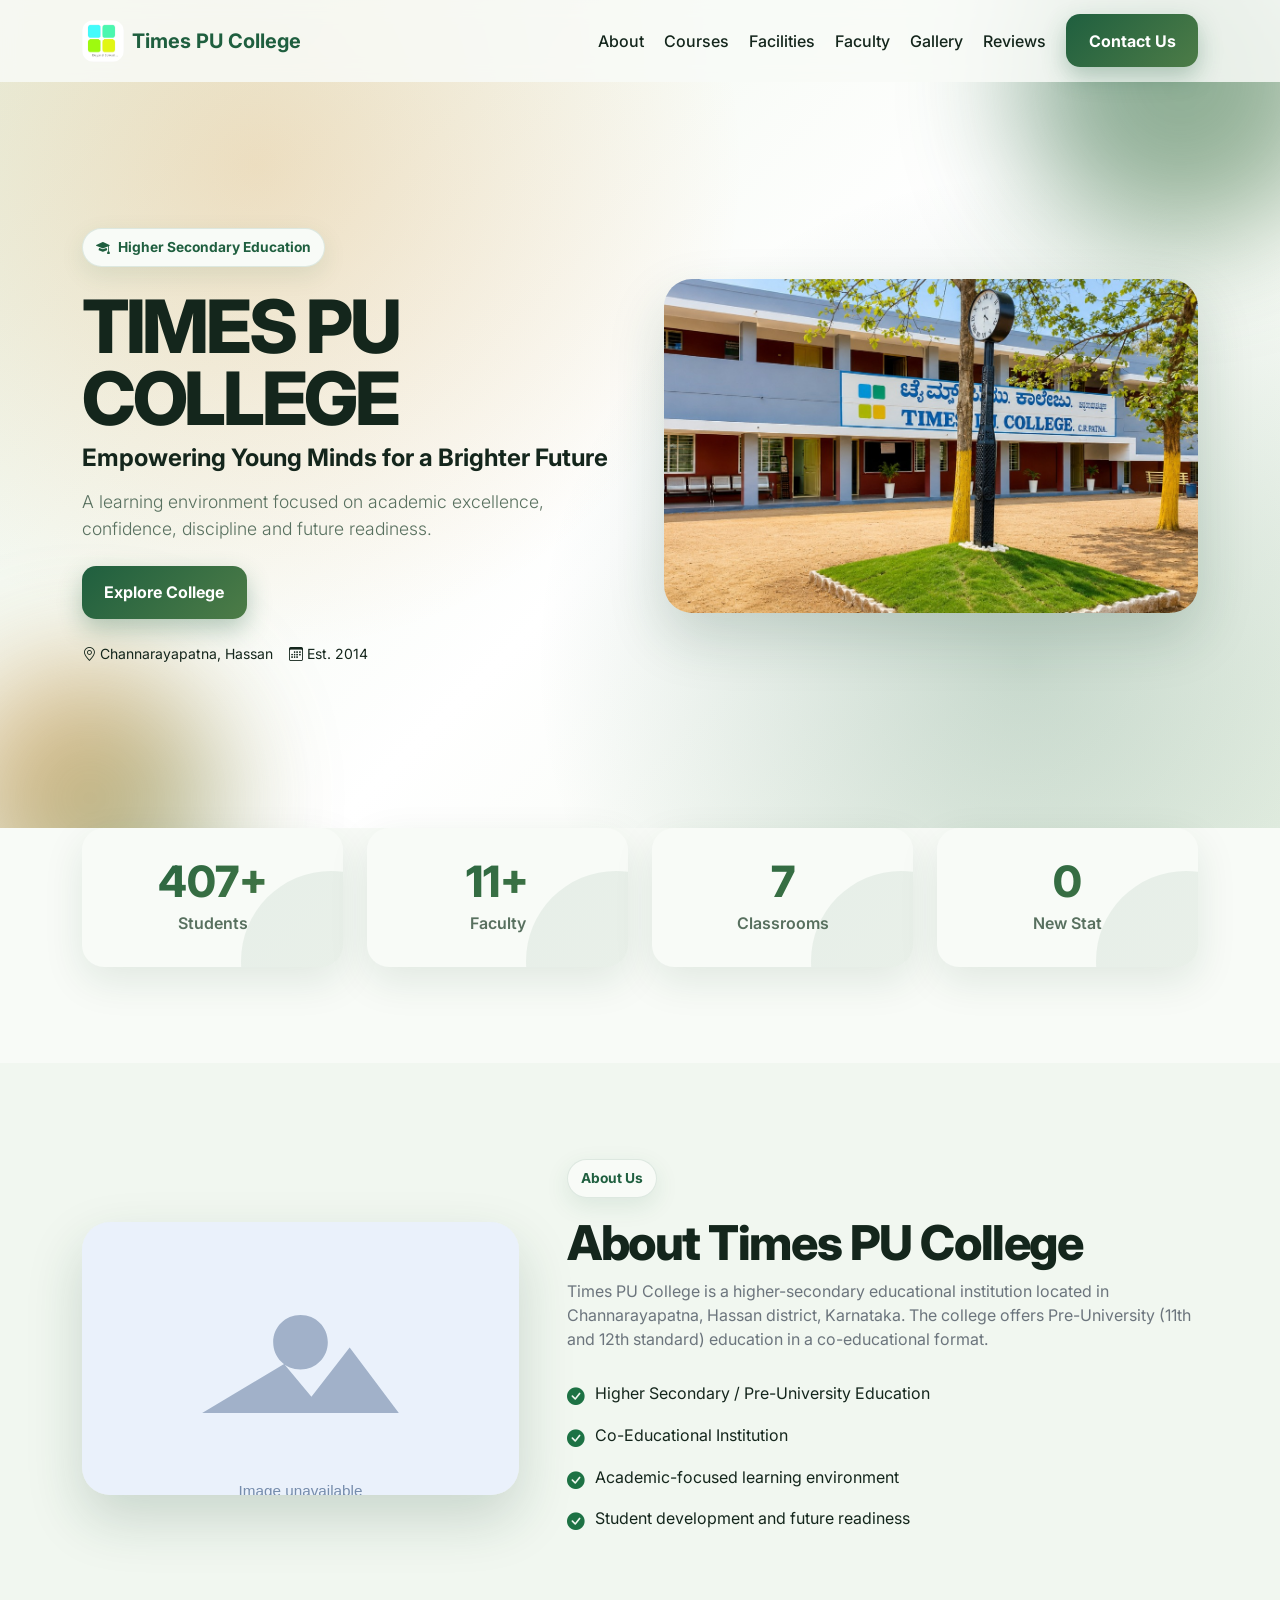
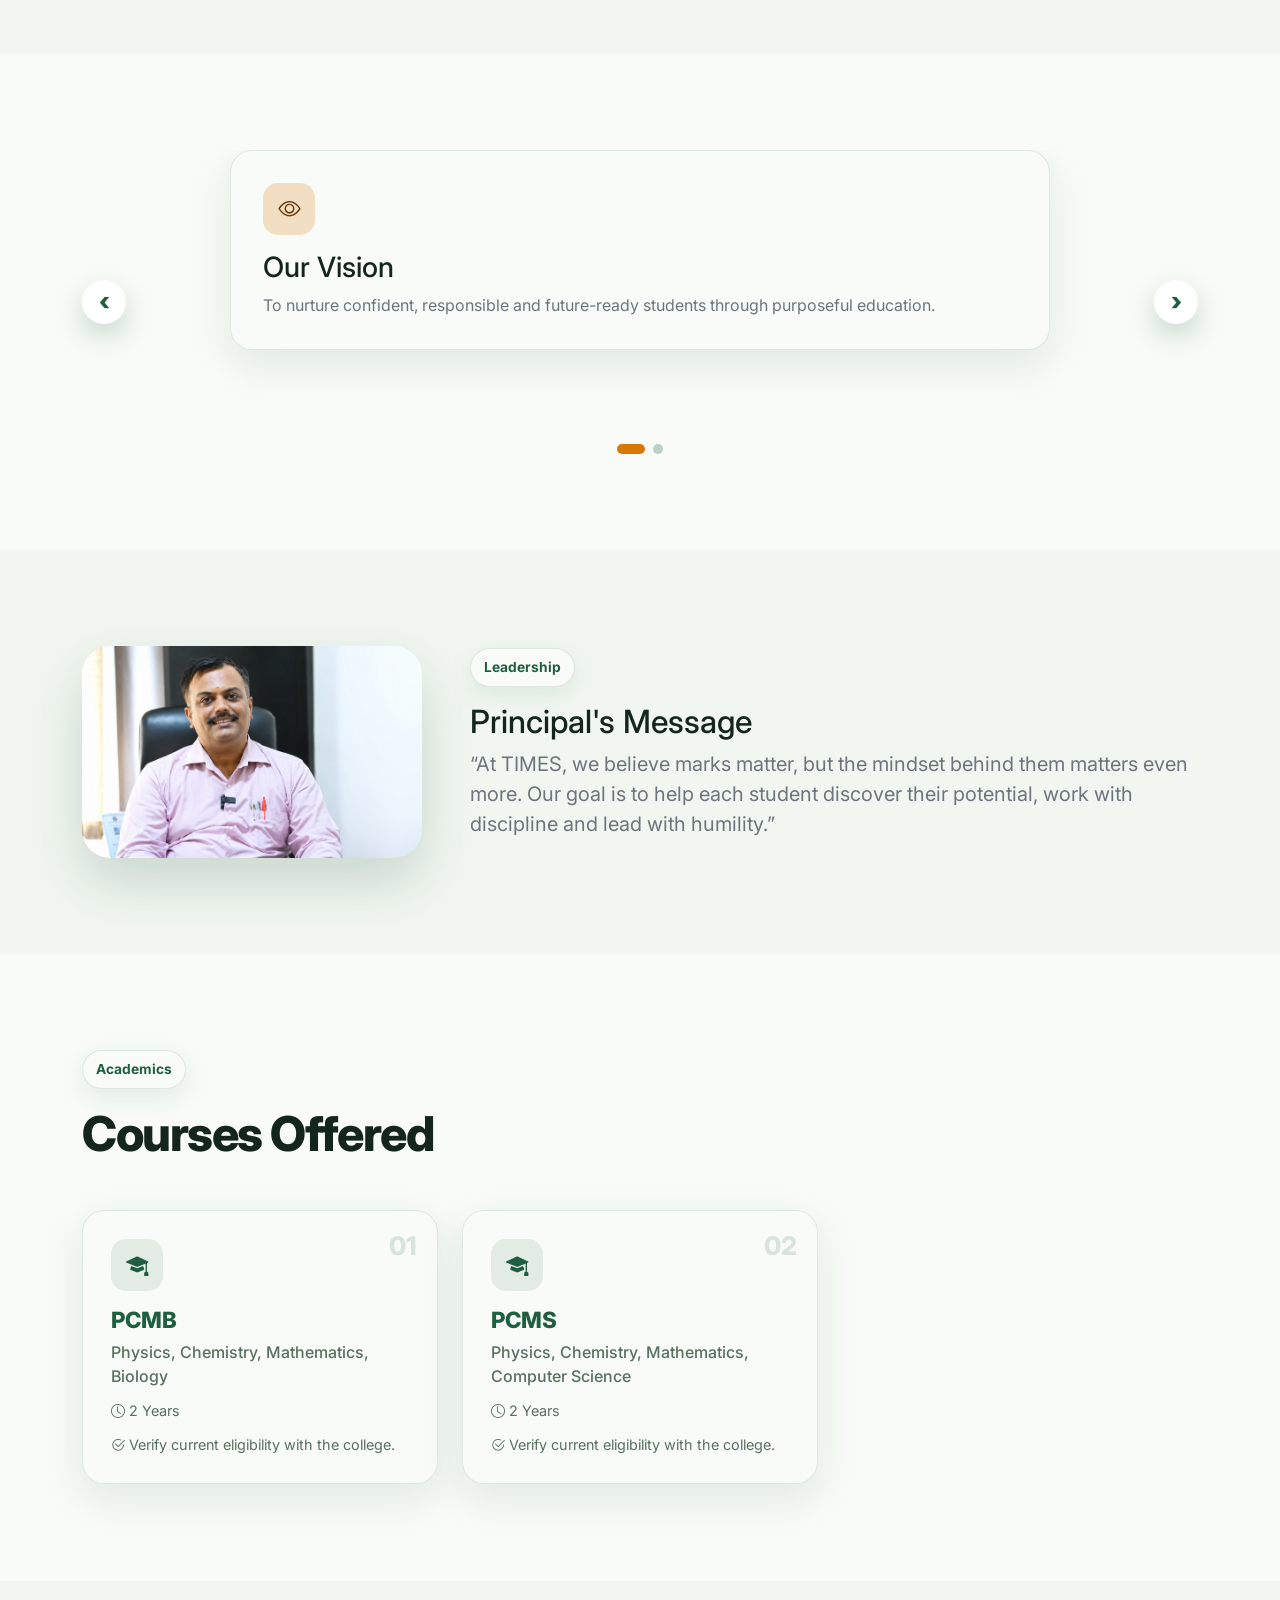
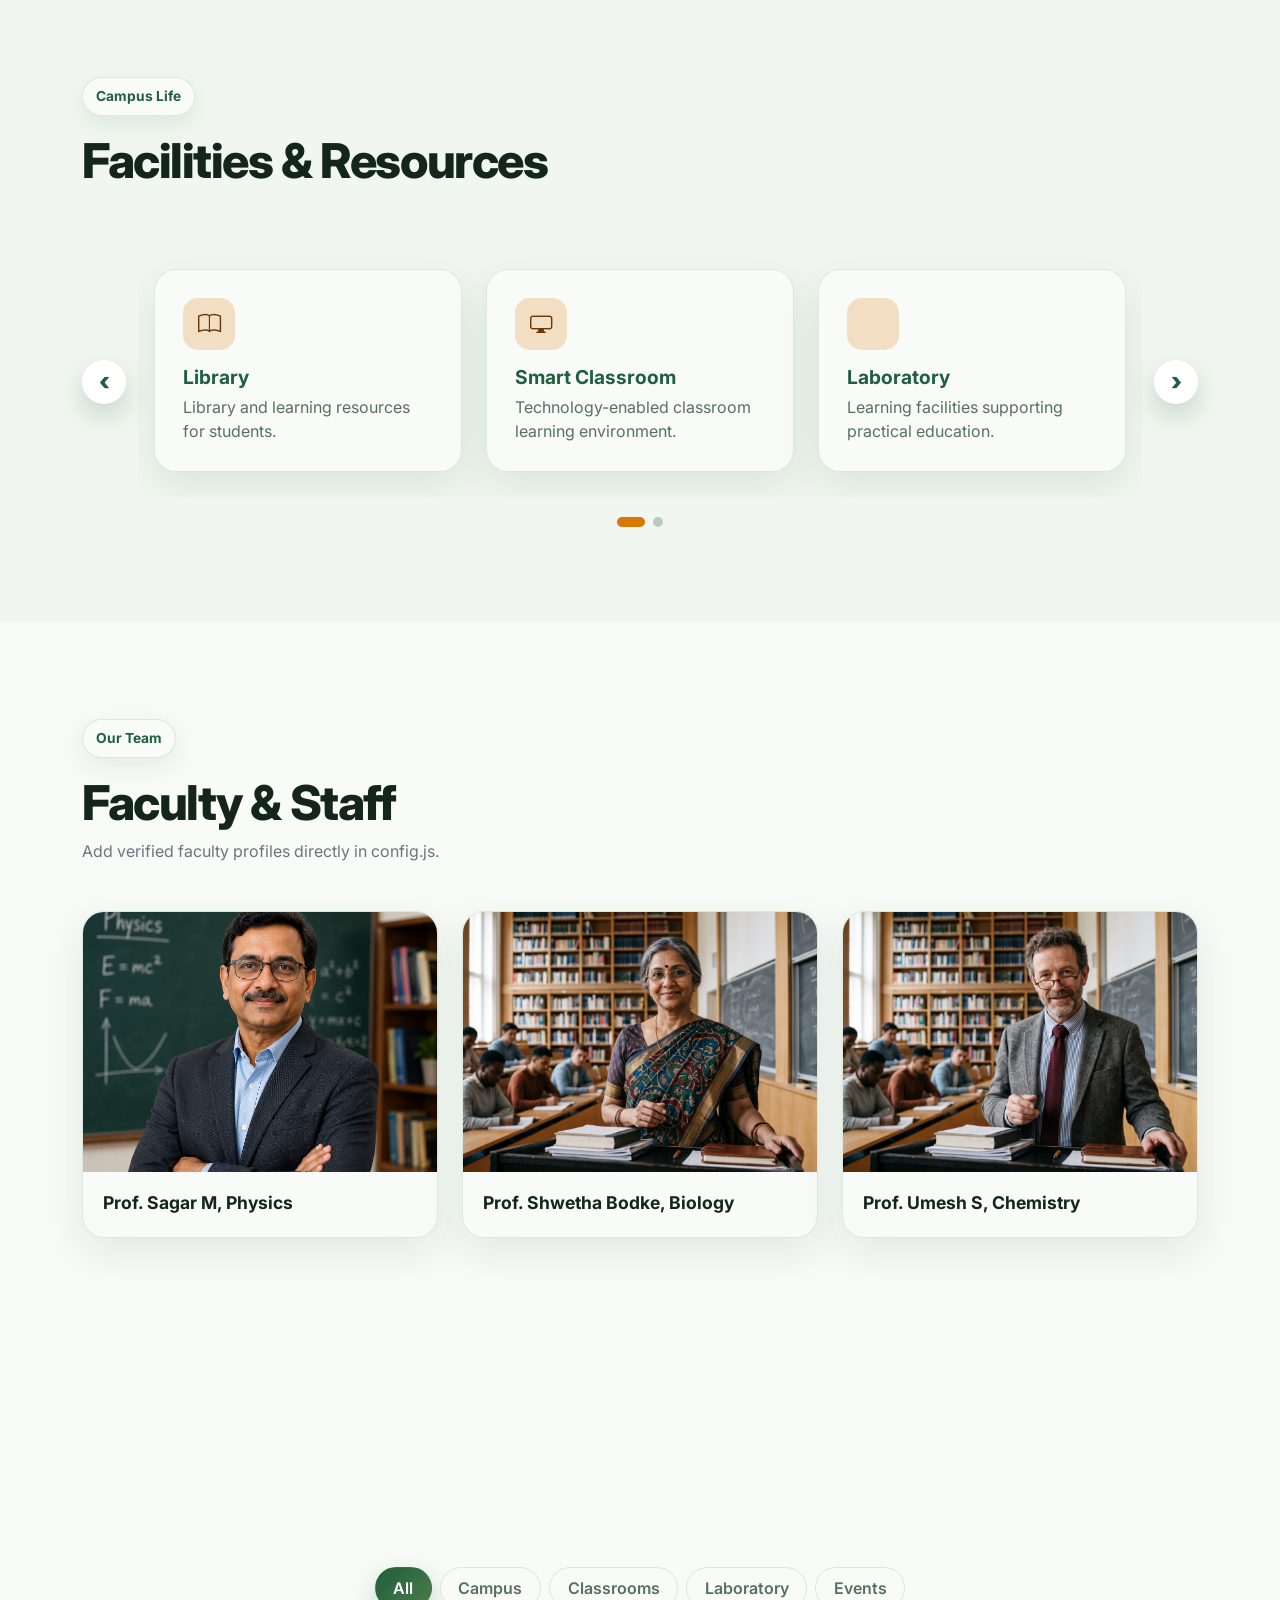
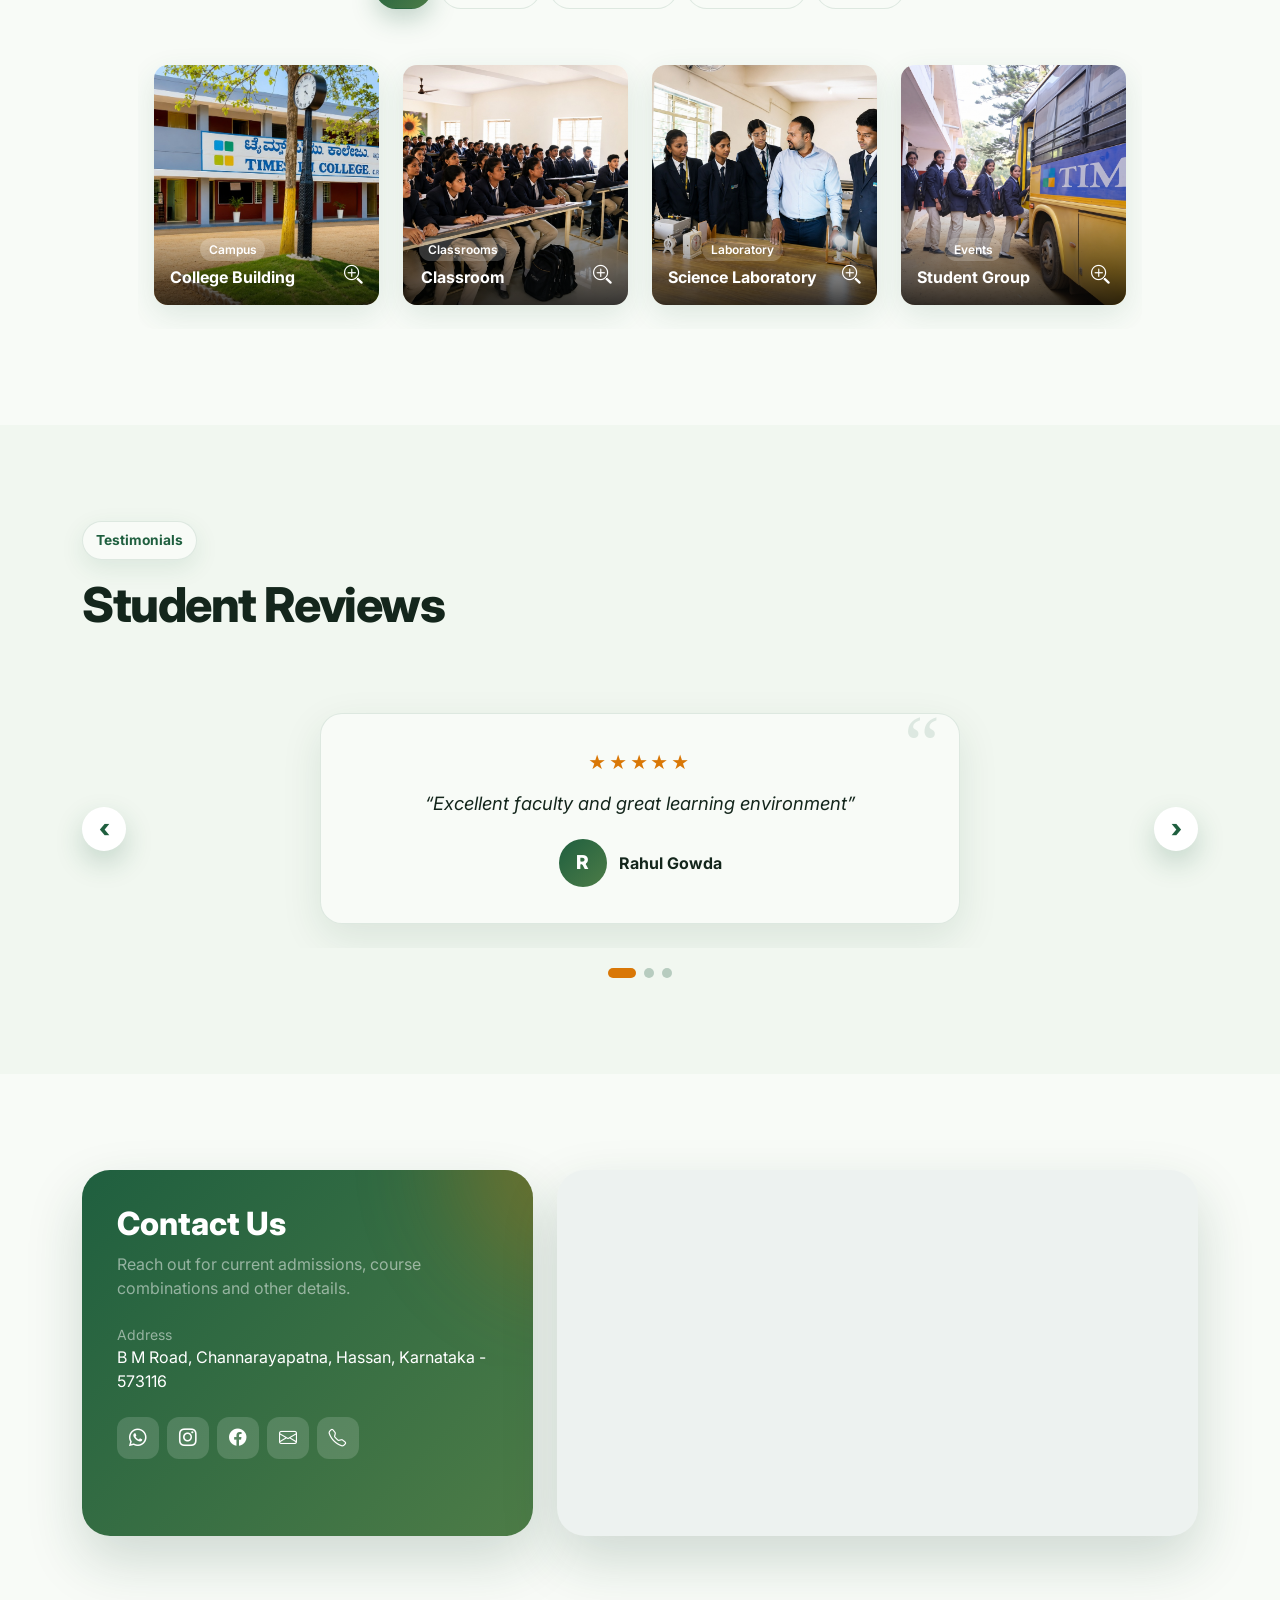
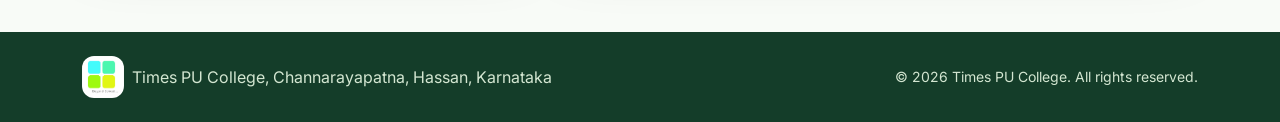
<file: index.html>
<!doctype html>
<html lang="en">
<head>
    <meta charset="utf-8">
    <meta name="viewport" content="width=device-width, initial-scale=1">
    <meta name="theme-color" content="#173b6c">
    <meta name="description" content="">
    <meta name="keywords" content="">
    <meta name="author" content="">
    <title>College</title>
    <link id="favicon" rel="icon" href="">
    <link rel="preconnect" href="https://fonts.googleapis.com">
    <link rel="preconnect" href="https://fonts.gstatic.com" crossorigin>
    <link href="https://fonts.googleapis.com/css2?family=Inter:wght@400;500;600;700;800&display=swap" rel="stylesheet">
    <link href="https://cdn.jsdelivr.net/npm/bootstrap@5.3.3/dist/css/bootstrap.min.css" rel="stylesheet">
    <link href="https://cdn.jsdelivr.net/npm/bootstrap-icons@1.11.3/font/bootstrap-icons.css" rel="stylesheet">
    <link rel="stylesheet" href="styles.css">
    <script src="config.js"></script>
    <script>
        (function () {
            function isEmptyValue(v) {
                if (v === undefined || v === null) return true;
                if (Array.isArray(v)) return v.length === 0;
                if (typeof v === "object") return Object.keys(v).length === 0;
                if (typeof v === "string") return v.trim() === "";
                return false;
            }

            try {
                var raw = localStorage.getItem("COLLEGE_PREVIEW_CONFIG");
                if (raw) {
                    var preview = JSON.parse(raw);
                    if (preview && typeof preview === "object") {
                        // Merge preview on top of base config from config.js.
                        // For any preview key that is empty (e.g. a stale
                        // editor payload with `faculty: []`), fall back to
                        // the base so newly added data still surfaces.
                        var base = window.COLLEGE_CONFIG || {};
                        var merged = {};
                        Object.keys(base).forEach(function (k) { merged[k] = base[k]; });
                        Object.keys(preview).forEach(function (k) {
                            if (isEmptyValue(preview[k]) && !isEmptyValue(base[k])) return;
                            merged[k] = preview[k];
                        });
                        window.COLLEGE_CONFIG = merged;
                        window.TIMES_PU_CONFIG = merged;
                        window.__COLLEGE_PREVIEW__ = true;
                    }
                }
            } catch (e) { /* ignore */ }

            var t = (window.COLLEGE_CONFIG && window.COLLEGE_CONFIG.theme) || "navy";
            if (t && typeof t === "object") t = t.name || t.active || t.id || "navy";
            t = String(t).trim().toLowerCase();
            if (["navy", "vibrant", "royal", "forest"].indexOf(t) === -1) t = "vibrant";
            document.documentElement.setAttribute("data-theme", t);
        })();
    </script>
</head>
<body>

    <!-- Page loader -->
    <div id="pageLoader" class="loader">
        <div class="loader-wrap">
            <div class="loader-inner">
                <div class="loader-ring"></div>
                <img id="loaderLogo" class="loader-logo" alt="" data-college-logo>
            </div>
            <div id="loaderTitle" class="loader-brand"></div>
            <div id="loaderSubtitle" class="loader-subbrand"></div>
        </div>
    </div>

    <!-- Navigation -->
    <nav id="mainNavbar" class="navbar navbar-expand-lg fixed-top">
        <div class="container">
            <a class="navbar-brand d-flex align-items-center gap-2" href="#home">
                <img id="navLogo" class="brand-mark" alt="" data-college-logo>
                <span id="navCollegeName" class="fw-bold"></span>
            </a>
            <button class="navbar-toggler" type="button" data-bs-toggle="collapse" data-bs-target="#mainNav" aria-controls="mainNav" aria-expanded="false" aria-label="Toggle navigation">
                <span class="navbar-toggler-icon"></span>
            </button>
            <div id="mainNav" class="collapse navbar-collapse">
                <ul class="navbar-nav ms-auto align-items-lg-center gap-lg-1">
                    <li class="nav-item"><a class="nav-link" href="#about">About</a></li>
                    <li class="nav-item"><a class="nav-link" href="#courses">Courses</a></li>
                    <li class="nav-item"><a class="nav-link" href="#facilities">Facilities</a></li>
                    <li class="nav-item"><a class="nav-link" href="#faculty">Faculty</a></li>
                    <li class="nav-item"><a class="nav-link" href="#gallery">Gallery</a></li>
                    <li class="nav-item"><a class="nav-link" href="#reviews">Reviews</a></li>
                    <li class="nav-item ms-lg-2"><a class="btn btn-brand" href="#contact">Contact Us</a></li>
                </ul>
            </div>
        </div>
    </nav>

    <!-- Hero -->
    <header id="home" class="hero">
        <div class="container">
            <div class="row align-items-center g-4 g-lg-5">
                <div class="col-7 col-lg-6 reveal hero-content">
                    <span class="eyebrow"><i class="bi bi-mortarboard-fill"></i> Higher Secondary Education</span>
                    <h1 id="heroTitle" class="mt-4"></h1>
                    <h3 id="heroSubtitle" class="fw-bold"></h3>
                    <p id="heroDescription" class="lead mt-3"></p>
                    <div class="d-flex flex-wrap gap-2 mt-4">
                        <a id="heroPrimaryBtn" class="btn btn-brand" href="#about"></a>
                    </div>
                    <div class="d-flex flex-wrap gap-3 small mt-4 hero-meta">
                        <span id="heroLocationWrap" class="d-none"><i class="bi bi-geo-alt me-1"></i><span id="heroLocation"></span></span>
                        <span id="heroEstYearWrap" class="d-none"><i class="bi bi-calendar3 me-1"></i>Est. <span id="heroEstYear"></span></span>
                    </div>
                </div>
                <div class="col-5 col-lg-6">
                    <img id="heroImage" class="hero-image" alt="">
                </div>
            </div>
        </div>
    </header>

    <!-- Statistics -->
    <section id="statsSection" class="section-pad pt-0">
        <div class="container">
            <div id="statsGrid" class="row g-4"></div>
        </div>
    </section>

    <!-- About -->
    <section id="about" class="section-pad soft">
        <div class="container">
            <div class="row align-items-center g-5">
                <div class="col-lg-5">
                    <img id="aboutImage" class="hero-image" alt="">
                </div>
                <div class="col-lg-7">
                    <div class="section-title">
                        <span class="eyebrow">About Us</span>
                        <h2 id="aboutTitle" class="mt-3"></h2>
                        <p id="aboutDescription" class="text-secondary"></p>
                    </div>
                    <ul id="aboutHighlights" class="highlight-list list-unstyled mt-4"></ul>
                </div>
            </div>
        </div>
    </section>

    <!-- Vision & Mission -->
    <section id="visionMissionSection" class="section-pad">
        <div class="container">
            <div id="visionMissionCarousel" class="carousel slide section-carousel vm-carousel" data-bs-ride="carousel" data-bs-interval="5000" data-bs-pause="false" data-bs-wrap="true">
                <div class="carousel-inner">
                    <div class="carousel-item active">
                        <div class="v-card h-100">
                            <div class="feature-icon mb-3"><i class="bi bi-eye"></i></div>
                            <h3>Our Vision</h3>
                            <p id="visionText" class="text-secondary mb-0"></p>
                        </div>
                    </div>
                    <div class="carousel-item">
                        <div class="v-card h-100">
                            <div class="feature-icon mb-3"><i class="bi bi-bullseye"></i></div>
                            <h3>Our Mission</h3>
                            <p id="missionText" class="text-secondary mb-3"></p>
                            <div id="valuesGrid" class="values-grid"></div>
                        </div>
                    </div>
                </div>
                <button class="carousel-control-prev" type="button" data-bs-target="#visionMissionCarousel" data-bs-slide="prev">
                    <span class="carousel-control-prev-icon" aria-hidden="true"></span>
                    <span class="visually-hidden">Previous</span>
                </button>
                <button class="carousel-control-next" type="button" data-bs-target="#visionMissionCarousel" data-bs-slide="next">
                    <span class="carousel-control-next-icon" aria-hidden="true"></span>
                    <span class="visually-hidden">Next</span>
                </button>
                <div class="carousel-indicators">
                    <button type="button" data-bs-target="#visionMissionCarousel" data-bs-slide-to="0" class="active" aria-label="Vision"></button>
                    <button type="button" data-bs-target="#visionMissionCarousel" data-bs-slide-to="1" aria-label="Mission"></button>
                </div>
            </div>
        </div>
    </section>

    <!-- Principal -->
    <section id="principalSection" class="section-pad soft">
        <div class="container">
            <div class="row align-items-center g-5">
                <div class="col-lg-4">
                    <img id="principalImage" class="hero-image" alt="">
                </div>
                <div class="col-lg-8">
                    <span class="eyebrow">Leadership</span>
                    <h2 class="mt-3">Principal's Message</h2>
                    <div id="principalMessage" class="fs-5 text-secondary mb-3"></div>
                    <div id="principalName" class="fw-bold"></div>
                    <div id="principalDesignation" class="text-primary fw-semibold"></div>
                    <div id="principalPlaceholder" class="alert alert-light border mt-3 d-none">Principal information can be added through config.js.</div>
                </div>
            </div>
        </div>
    </section>

    <!-- Courses -->
    <section id="courses" class="section-pad">
        <div class="container">
            <div class="section-title mb-5">
                <span class="eyebrow">Academics</span>
                <h2 class="mt-3">Courses Offered</h2>
            </div>
            <div id="coursesGrid" class="row g-4"></div>
        </div>
    </section>

    <!-- Facilities -->
    <section id="facilities" class="section-pad soft">
        <div class="container">
            <div class="section-title mb-5">
                <span class="eyebrow">Campus Life</span>
                <h2 class="mt-3">Facilities &amp; Resources</h2>
            </div>
            <div id="facilitiesCarousel" class="carousel slide section-carousel" data-bs-ride="carousel" data-bs-interval="5000" data-bs-pause="false" data-bs-wrap="true" data-slides-per-view="3">
                <div id="facilitiesGrid" class="carousel-inner"></div>
                <button class="carousel-control-prev" type="button" data-bs-target="#facilitiesCarousel" data-bs-slide="prev">
                    <span class="carousel-control-prev-icon" aria-hidden="true"></span>
                    <span class="visually-hidden">Previous</span>
                </button>
                <button class="carousel-control-next" type="button" data-bs-target="#facilitiesCarousel" data-bs-slide="next">
                    <span class="carousel-control-next-icon" aria-hidden="true"></span>
                    <span class="visually-hidden">Next</span>
                </button>
                <div id="facilitiesCarouselIndicators" class="carousel-indicators"></div>
            </div>
        </div>
    </section>

    <!-- Faculty -->
    <section id="faculty" class="section-pad">
        <div class="container">
            <div class="section-title mb-5">
                <span class="eyebrow">Our Team</span>
                <h2 class="mt-3">Faculty &amp; Staff</h2>
                <p class="text-secondary">Add verified faculty profiles directly in config.js.</p>
            </div>
            <div id="facultyGrid" class="row g-4"></div>
        </div>
    </section>

    <!-- Achievements (auto-hidden when empty) -->
    <section id="achievementsSection" class="section-pad soft d-none">
        <div class="container">
            <div class="section-title mb-5">
                <span class="eyebrow">Milestones</span>
                <h2 class="mt-3">Achievements</h2>
            </div>
            <div id="achievementsGrid" class="row g-4"></div>
        </div>
    </section>

    <!-- Gallery -->
    <section id="gallery" class="section-pad">
        <div class="container">
            <div class="section-title mb-4">
                <span class="eyebrow">Gallery</span>
                <h2 class="mt-3">Campus Moments</h2>
            </div>
            <div id="galleryFilters" class="gallery-filters mb-4"></div>
            <div id="galleryCarousel" class="carousel slide section-carousel" data-bs-ride="carousel" data-bs-interval="5000" data-bs-pause="false" data-bs-wrap="true" data-slides-per-view="4">
                <div id="galleryGrid" class="carousel-inner"></div>
                <button class="carousel-control-prev" type="button" data-bs-target="#galleryCarousel" data-bs-slide="prev">
                    <span class="carousel-control-prev-icon" aria-hidden="true"></span>
                    <span class="visually-hidden">Previous</span>
                </button>
                <button class="carousel-control-next" type="button" data-bs-target="#galleryCarousel" data-bs-slide="next">
                    <span class="carousel-control-next-icon" aria-hidden="true"></span>
                    <span class="visually-hidden">Next</span>
                </button>
                <div id="galleryCarouselIndicators" class="carousel-indicators"></div>
            </div>
        </div>
    </section>

    <!-- Reviews -->
    <section id="reviews" class="section-pad soft">
        <div class="container">
            <div class="section-title mb-5">
                <span class="eyebrow">Testimonials</span>
                <h2 class="mt-3">Student Reviews</h2>
            </div>
            <div id="reviewsCarousel" class="carousel slide section-carousel reviews-carousel" data-bs-ride="carousel" data-bs-interval="6000" data-bs-pause="false" data-bs-wrap="true" data-slides-per-view="1">
                <div id="reviewsGrid" class="carousel-inner"></div>
                <button class="carousel-control-prev" type="button" data-bs-target="#reviewsCarousel" data-bs-slide="prev">
                    <span class="carousel-control-prev-icon" aria-hidden="true"></span>
                    <span class="visually-hidden">Previous</span>
                </button>
                <button class="carousel-control-next" type="button" data-bs-target="#reviewsCarousel" data-bs-slide="next">
                    <span class="carousel-control-next-icon" aria-hidden="true"></span>
                    <span class="visually-hidden">Next</span>
                </button>
                <div id="reviewsCarouselIndicators" class="carousel-indicators"></div>
            </div>
        </div>
    </section>

    <!-- Admissions section removed -->

    <!-- Contact -->
    <section id="contact" class="section-pad">
        <div class="container">
            <div class="row g-4 align-items-stretch">
                <div class="col-lg-5">
                    <div class="contact-card h-100">
                        <h2>Contact Us</h2>
                        <p class="text-white-50">Reach out for current admissions, course combinations and other details.</p>
                        <div class="mt-4">
                            <div id="contactAddressWrap" class="mb-3 d-none">
                                <div class="small text-white-50">Address</div>
                                <div id="contactAddress"></div>
                            </div>
                            <div id="contactPhone1Wrap" class="mb-3 d-none">
                                <div class="small text-white-50">Phone</div>
                                <a id="contactPhone1" href="#"></a>
                            </div>
                            <div id="contactPhone2Wrap" class="mb-3 d-none">
                                <div class="small text-white-50">Alternate Phone</div>
                                <a id="contactPhone2" href="#"></a>
                            </div>
                            <div id="contactEmailWrap" class="mb-3 d-none">
                                <div class="small text-white-50">Email</div>
                                <a id="contactEmail" href="#"></a>
                            </div>
                            <div id="officeHoursWrap" class="mb-3 d-none">
                                <div class="small text-white-50">Office Hours</div>
                                <div id="officeHours"></div>
                            </div>
                        </div>
                        <div id="socialLinks" class="d-flex flex-wrap gap-2 mt-4" ></div>
                    </div>
                </div>
                <div class="col-lg-7">
                    <iframe id="mapFrame" class="map-frame" loading="lazy" allowfullscreen referrerpolicy="no-referrer-when-downgrade" title="Map"></iframe>
                </div>
            </div>
        </div>
    </section>

    <!-- Footer -->
    <footer class="footer py-4">
        <div class="container d-flex flex-column flex-md-row align-items-center justify-content-between gap-3">
            <div class="d-flex align-items-center gap-2">
                <img id="footerLogo" class="brand-mark" alt="" data-college-logo>
                <span id="footerText"></span>
            </div>
            <div class="small">
                &copy; <span id="currentYear"></span> <span id="footerCollegeName"></span>. All rights reserved.
            </div>
        </div>
    </footer>

    <!-- Gallery Modal -->
    <div class="modal fade" id="galleryModal" tabindex="-1" aria-hidden="true">
        <div class="modal-dialog modal-xl modal-dialog-centered">
            <div class="modal-content bg-dark border-0">
                <div class="modal-header border-0">
                    <div>
                        <h5 id="galleryModalTitle" class="modal-title text-white"></h5>
                        <small id="galleryModalDescription" class="text-white-50"></small>
                    </div>
                    <button type="button" class="btn-close btn-close-white" data-bs-dismiss="modal" aria-label="Close"></button>
                </div>
                <div class="modal-body pt-0">
                    <img id="galleryModalImage" class="w-100 rounded-3" alt="">
                </div>
            </div>
        </div>
    </div>

    <script src="script.js"></script>
    <script src="https://cdn.jsdelivr.net/npm/bootstrap@5.3.3/dist/js/bootstrap.bundle.min.js"></script>
</body>
</html>
</file>
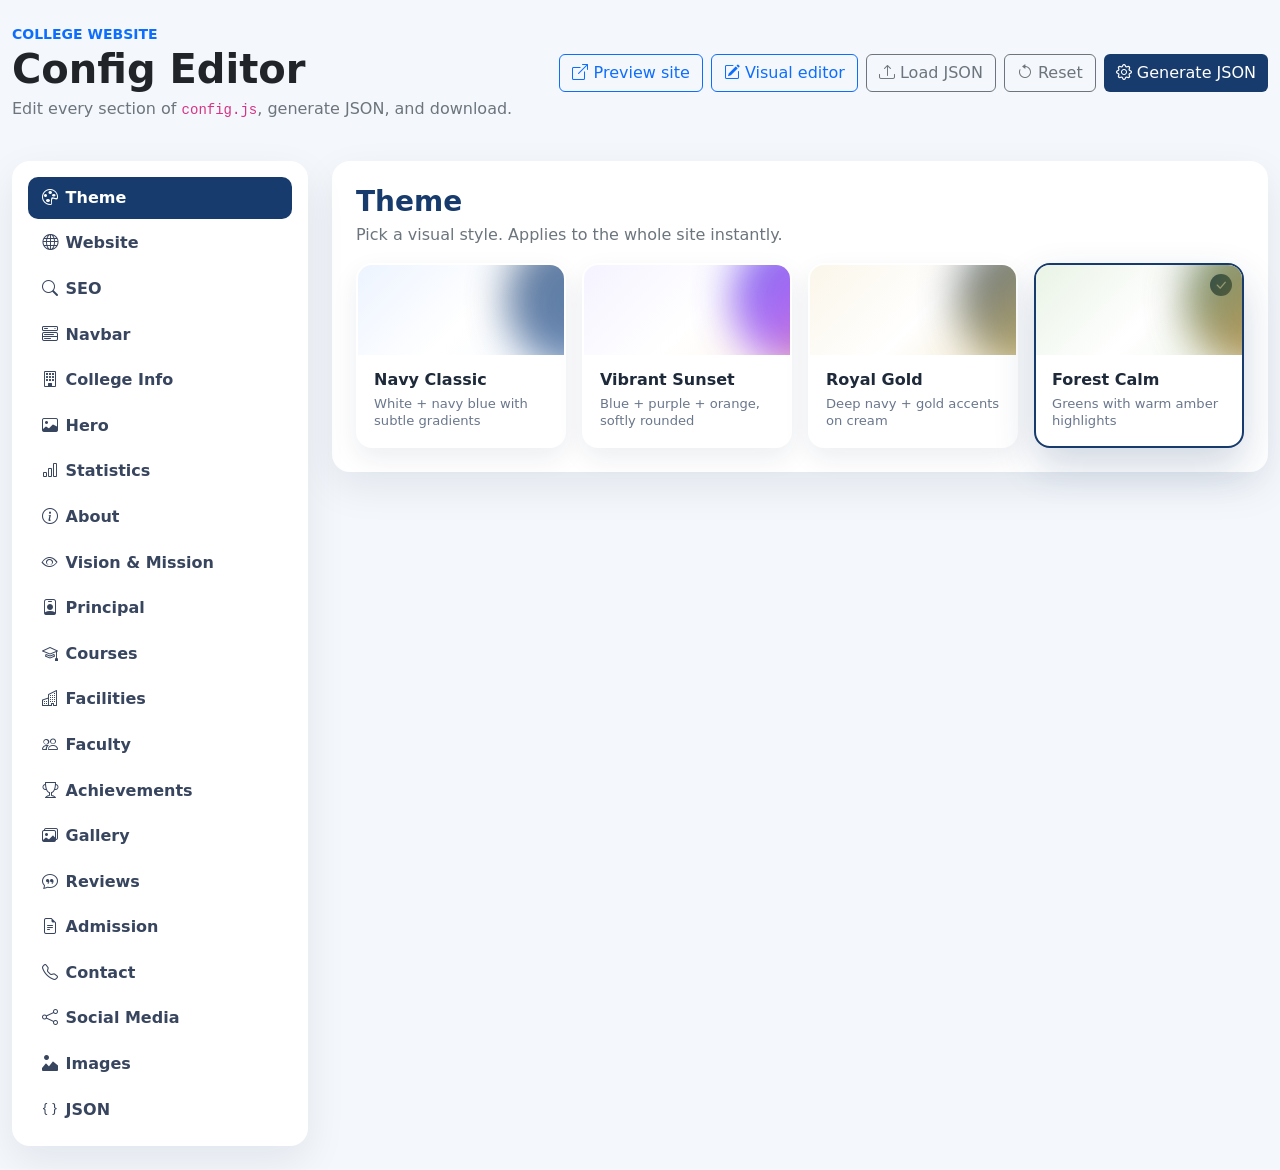
<file: config-editor.html>
<!doctype html>
<html lang="en">
<head>
    <meta charset="utf-8">
    <meta name="viewport" content="width=device-width, initial-scale=1">
    <title>Config Editor</title>
    <link href="https://cdn.jsdelivr.net/npm/bootstrap@5.3.3/dist/css/bootstrap.min.css" rel="stylesheet">
    <link href="https://cdn.jsdelivr.net/npm/bootstrap-icons@1.11.3/font/bootstrap-icons.css" rel="stylesheet">
    <style>
        :root { --primary: #173b6c; --secondary: #f4b942; }
        body { background: #f4f7fb; font-family: Inter, system-ui, sans-serif; }
        .shell { max-width: 1400px; }
        .cardx { border: 0; border-radius: 18px; box-shadow: 0 15px 40px rgba(18, 42, 74, 0.08); background: #fff; }
        .side-nav .nav-link { color: #38455e; font-weight: 600; border-radius: 10px; padding: 0.55rem 0.85rem; }
        .side-nav .nav-link.active { background: var(--primary); color: #fff; }
        .side-nav .nav-link:hover:not(.active) { background: #eaf1fb; color: var(--primary); }

        @media (max-width: 991.98px) {
            .side-nav .nav {
                flex-direction: row !important;
                flex-wrap: nowrap;
                overflow-x: auto;
                gap: 0.35rem !important;
                padding-bottom: 0.25rem;
                scrollbar-width: thin;
            }
            .side-nav .nav-link {
                white-space: nowrap;
                flex: 0 0 auto;
                padding: 0.45rem 0.75rem;
                font-size: 0.9rem;
            }
            .side-nav { position: static !important; }
        }
        .section-panel { display: none; }
        .section-panel.active { display: block; }
        .array-item { border: 1px solid #e3eaf3; border-radius: 14px; padding: 1rem; background: #fbfcfe; position: relative; }
        .array-item + .array-item { margin-top: 0.75rem; }
        .array-item .remove-btn { position: absolute; top: 0.6rem; right: 0.6rem; }
        .form-label { font-weight: 600; font-size: 0.88rem; color: #2b3a56; }
        textarea.form-control { font-family: inherit; }
        pre.json-out { background: #0e1a2e; color: #d8e6f4; padding: 1.25rem; border-radius: 14px; max-height: 60vh; overflow: auto; font-size: 0.85rem; }
        .toolbar { position: sticky; top: 0; z-index: 20; background: #f4f7fb; padding-bottom: 1rem; }
        .toast-msg { position: fixed; bottom: 1.5rem; right: 1.5rem; z-index: 1080; }
        .img-preview { max-height: 80px; border-radius: 8px; background: #eaf1fb; }
        .section-title-lg { font-weight: 800; color: var(--primary); }

        /* Theme picker */
        .theme-swatch {
            cursor: pointer;
            border-radius: 16px;
            padding: 0;
            border: 2px solid transparent;
            background: #fff;
            box-shadow: 0 10px 26px rgba(18, 42, 74, 0.08);
            overflow: hidden;
            transition: transform 0.25s ease, box-shadow 0.25s ease, border-color 0.25s ease;
            text-align: left;
            width: 100%;
        }
        .theme-swatch:hover {
            transform: translateY(-4px);
            box-shadow: 0 18px 40px rgba(18, 42, 74, 0.14);
        }
        .theme-swatch.theme-active {
            border-color: var(--primary);
            box-shadow: 0 18px 40px rgba(23, 59, 108, 0.20);
        }
        .theme-swatch .swatch-preview {
            height: 90px;
            position: relative;
            overflow: hidden;
        }
        .theme-swatch .swatch-preview::after {
            content: "";
            position: absolute;
            inset: -40% -40% auto auto;
            width: 140px;
            height: 140px;
            border-radius: 50%;
            filter: blur(20px);
            opacity: 0.7;
        }
        .theme-swatch .swatch-body {
            padding: 0.85rem 1rem 1rem;
        }
        .theme-swatch .swatch-name {
            font-weight: 800;
            color: #1e2a3a;
            margin-bottom: 0.15rem;
        }
        .theme-swatch .swatch-desc {
            font-size: 0.82rem;
            color: #6a778c;
            line-height: 1.35;
        }
        .theme-swatch .swatch-check {
            display: none;
            color: #fff;
            background: var(--primary);
            border-radius: 999px;
            width: 22px;
            height: 22px;
            align-items: center;
            justify-content: center;
            position: absolute;
            top: 0.6rem;
            right: 0.6rem;
            font-size: 0.85rem;
        }
        .theme-swatch.theme-active .swatch-check {
            display: inline-flex;
        }

        /* Preview gradients per theme */
        .swatch-navy .swatch-preview    { background: linear-gradient(135deg, #edf4ff 0%, #ffffff 55%, #f8fbff 100%); }
        .swatch-navy .swatch-preview::after    { background: linear-gradient(135deg, #173b6c, #2b5c9f); }
        .swatch-vibrant .swatch-preview { background: linear-gradient(135deg, #f5f3ff 0%, #ffffff 55%, #fff7ed 100%); }
        .swatch-vibrant .swatch-preview::after { background: linear-gradient(135deg, #4f46e5, #a855f7 55%, #f97316); opacity: 0.85; }
        .swatch-royal .swatch-preview   { background: linear-gradient(135deg, #fbf6ea 0%, #ffffff 55%, #f6ecd2 100%); }
        .swatch-royal .swatch-preview::after   { background: linear-gradient(135deg, #0b2545, #d4af37); }
        .swatch-forest .swatch-preview  { background: linear-gradient(135deg, #e9f3e5 0%, #ffffff 55%, #f0f7ec 100%); }
        .swatch-forest .swatch-preview::after  { background: linear-gradient(135deg, #1f5f3f, #d97706); }
    </style>
</head>
<body>

<main class="container shell py-4">

    <div class="toolbar d-flex flex-column flex-md-row justify-content-between align-items-md-center gap-3 mb-4">
        <div>
            <div class="text-primary fw-bold small">COLLEGE WEBSITE</div>
            <h1 class="fw-bold mb-1">Config Editor</h1>
            <div class="text-secondary">Edit every section of <code>config.js</code>, generate JSON, and download.</div>
            <span id="previewStatePill" class="badge rounded-pill bg-warning text-dark mt-2 d-none">
                <i class="bi bi-eye-fill"></i> Live preview active &mdash; unsaved edits will show on Preview / Visual editor
                <button type="button" id="btnClearPreview" class="btn btn-sm btn-link p-0 ms-2 text-dark fw-bold" style="text-decoration:underline">Clear</button>
            </span>
        </div>
        <div class="d-flex flex-wrap gap-2">
            <a class="btn btn-outline-primary" href="index.html" target="_blank" id="linkPreviewSite"><i class="bi bi-box-arrow-up-right"></i> Preview site</a>
            <a class="btn btn-outline-primary" href="indexcopy.html" target="_blank" id="linkVisualEditor"><i class="bi bi-pencil-square"></i> Visual editor</a>
            <button class="btn btn-outline-secondary" id="btnLoadFile"><i class="bi bi-upload"></i> Load JSON</button>
            <input type="file" id="fileInput" accept=".json,application/json" hidden>
            <button class="btn btn-outline-secondary" id="btnResetDefaults"><i class="bi bi-arrow-counterclockwise"></i> Reset</button>
            <button class="btn btn-brand text-white" id="btnGenerate" style="background:var(--primary);border:0"><i class="bi bi-gear"></i> Generate JSON</button>
        </div>
    </div>

    <div class="row g-4">

        <!-- Sidebar -->
        <aside class="col-lg-3">
            <div class="cardx p-3 side-nav sticky-top" style="top:1rem">
                <div class="nav flex-column gap-1" id="sectionNav"></div>
            </div>
        </aside>

        <!-- Editor Panel -->
        <section class="col-lg-9">
            <div class="cardx p-3 p-lg-4">

                <!-- THEME -->
                <div class="section-panel active" data-panel="theme">
                    <h3 class="section-title-lg mb-1">Theme</h3>
                    <p class="text-secondary">Pick a visual style. Applies to the whole site instantly.</p>
                    <input type="hidden" data-p="theme">
                    <div class="row g-3" id="themePicker"></div>
                </div>

                <!-- WEBSITE SHELL -->
                <div class="section-panel" data-panel="website">
                    <h3 class="section-title-lg mb-3">Website Shell</h3>
                    <div class="row g-3">
                        <div class="col-md-6">
                            <label class="form-label">Logo (URL or data URI)</label>
                            <input class="form-control" data-p="website.logo">
                        </div>
                        <div class="col-md-6">
                            <label class="form-label">Favicon (URL or data URI)</label>
                            <input class="form-control" data-p="website.favicon">
                        </div>
                        <div class="col-md-6">
                            <label class="form-label">Loader title</label>
                            <input class="form-control" data-p="website.loader.title">
                        </div>
                        <div class="col-md-6">
                            <label class="form-label">Loader subtitle</label>
                            <input class="form-control" data-p="website.loader.subtitle">
                        </div>
                        <div class="col-12">
                            <label class="form-label">Footer text</label>
                            <input class="form-control" data-p="website.footerText">
                        </div>
                    </div>
                </div>

                <!-- SEO -->
                <div class="section-panel" data-panel="seo">
                    <h3 class="section-title-lg mb-3">SEO</h3>
                    <div class="row g-3">
                        <div class="col-12">
                            <label class="form-label">Page title</label>
                            <input class="form-control" data-p="seo.title">
                        </div>
                        <div class="col-12">
                            <label class="form-label">Description</label>
                            <textarea class="form-control" rows="3" data-p="seo.description"></textarea>
                        </div>
                        <div class="col-12">
                            <label class="form-label">Keywords</label>
                            <input class="form-control" data-p="seo.keywords">
                        </div>
                        <div class="col-md-6">
                            <label class="form-label">Author</label>
                            <input class="form-control" data-p="seo.author">
                        </div>
                        <div class="col-md-6">
                            <label class="form-label">Canonical URL</label>
                            <input class="form-control" data-p="seo.canonicalUrl">
                        </div>
                        <div class="col-12">
                            <label class="form-label">OG image URL</label>
                            <input class="form-control" data-p="seo.ogImage">
                        </div>
                    </div>
                </div>

                <!-- NAVBAR -->
                <div class="section-panel" data-panel="navbar">
                    <h3 class="section-title-lg mb-3">Navbar</h3>
                    <div class="row g-3">
                        <div class="col-12">
                            <label class="form-label">Brand name shown in navbar</label>
                            <input class="form-control" data-p="navbar.brandName">
                        </div>
                    </div>
                </div>

                <!-- COLLEGE -->
                <div class="section-panel" data-panel="college">
                    <h3 class="section-title-lg mb-3">College Information</h3>
                    <div class="row g-3">
                        <div class="col-md-8">
                            <label class="form-label">Full name</label>
                            <input class="form-control" data-p="college.name">
                        </div>
                        <div class="col-md-4">
                            <label class="form-label">Short name</label>
                            <input class="form-control" data-p="college.shortName">
                        </div>
                        <div class="col-md-8">
                            <label class="form-label">Tagline</label>
                            <input class="form-control" data-p="college.tagline">
                        </div>
                        <div class="col-md-4">
                            <label class="form-label">Established year</label>
                            <input class="form-control" data-p="college.establishedYear" data-type="number">
                        </div>
                        <div class="col-md-4">
                            <label class="form-label">College code</label>
                            <input class="form-control" data-p="college.collegeCode">
                        </div>
                        <div class="col-md-4">
                            <label class="form-label">Type</label>
                            <input class="form-control" data-p="college.type">
                        </div>
                        <div class="col-md-4">
                            <label class="form-label">Management</label>
                            <input class="form-control" data-p="college.management">
                        </div>
                        <div class="col-md-4">
                            <label class="form-label">Gender</label>
                            <input class="form-control" data-p="college.gender">
                        </div>
                        <div class="col-md-8">
                            <label class="form-label">Address</label>
                            <input class="form-control" data-p="college.address">
                        </div>
                        <div class="col-md-4">
                            <label class="form-label">City</label>
                            <input class="form-control" data-p="college.city">
                        </div>
                        <div class="col-md-4">
                            <label class="form-label">District</label>
                            <input class="form-control" data-p="college.district">
                        </div>
                        <div class="col-md-4">
                            <label class="form-label">State</label>
                            <input class="form-control" data-p="college.state">
                        </div>
                        <div class="col-md-4">
                            <label class="form-label">Country</label>
                            <input class="form-control" data-p="college.country">
                        </div>
                        <div class="col-md-4">
                            <label class="form-label">Pincode</label>
                            <input class="form-control" data-p="college.pincode">
                        </div>
                    </div>
                </div>

                <!-- HERO -->
                <div class="section-panel" data-panel="hero">
                    <h3 class="section-title-lg mb-3">Hero</h3>
                    <div class="row g-3">
                        <div class="col-md-8">
                            <label class="form-label">Title</label>
                            <input class="form-control" data-p="hero.title">
                        </div>
                        <div class="col-md-4">
                            <label class="form-label">Location text</label>
                            <input class="form-control" data-p="hero.locationText">
                        </div>
                        <div class="col-12">
                            <label class="form-label">Subtitle</label>
                            <input class="form-control" data-p="hero.subtitle">
                        </div>
                        <div class="col-12">
                            <label class="form-label">Description</label>
                            <textarea class="form-control" rows="3" data-p="hero.description"></textarea>
                        </div>
                        <div class="col-12">
                            <label class="form-label">Hero image (URL)</label>
                            <input class="form-control" data-p="hero.image">
                        </div>
                        <div class="col-md-6">
                            <label class="form-label">Primary button text</label>
                            <input class="form-control" data-p="hero.primaryButton.text">
                        </div>
                        <div class="col-md-6">
                            <label class="form-label">Primary button target</label>
                            <input class="form-control" data-p="hero.primaryButton.target">
                        </div>
                        <div class="col-md-6">
                            <label class="form-label">Secondary button text</label>
                            <input class="form-control" data-p="hero.secondaryButton.text">
                        </div>
                        <div class="col-md-6">
                            <label class="form-label">Secondary button target</label>
                            <input class="form-control" data-p="hero.secondaryButton.target">
                        </div>
                    </div>
                </div>

                <!-- STATISTICS -->
                <div class="section-panel" data-panel="statistics">
                    <div class="d-flex justify-content-between align-items-center mb-3">
                        <h3 class="section-title-lg mb-0">Statistics</h3>
                        <button type="button" class="btn btn-sm btn-outline-primary" data-add="statistics">
                            <i class="bi bi-plus-lg"></i> Add stat
                        </button>
                    </div>
                    <div id="statisticsList" class="d-flex flex-column"></div>
                </div>

                <!-- ABOUT -->
                <div class="section-panel" data-panel="about">
                    <h3 class="section-title-lg mb-3">About</h3>
                    <div class="row g-3">
                        <div class="col-12">
                            <label class="form-label">Title</label>
                            <input class="form-control" data-p="about.title">
                        </div>
                        <div class="col-12">
                            <label class="form-label">Description</label>
                            <textarea class="form-control" rows="4" data-p="about.description"></textarea>
                        </div>
                        <div class="col-12">
                            <label class="form-label">Image URL</label>
                            <input class="form-control" data-p="about.image">
                        </div>
                        <div class="col-12">
                            <label class="form-label">Highlights (one per line)</label>
                            <textarea class="form-control" rows="5" data-p="about.highlights" data-type="lines"></textarea>
                        </div>
                    </div>
                </div>

                <!-- VISION & MISSION -->
                <div class="section-panel" data-panel="visionMission">
                    <h3 class="section-title-lg mb-3">Vision &amp; Mission</h3>
                    <div class="row g-3">
                        <div class="col-12">
                            <label class="form-label">Vision</label>
                            <textarea class="form-control" rows="3" data-p="visionMission.vision"></textarea>
                        </div>
                        <div class="col-12">
                            <label class="form-label">Mission</label>
                            <textarea class="form-control" rows="3" data-p="visionMission.mission"></textarea>
                        </div>
                        <div class="col-12">
                            <label class="form-label">Values (one per line)</label>
                            <textarea class="form-control" rows="5" data-p="visionMission.values" data-type="lines"></textarea>
                        </div>
                    </div>
                </div>

                <!-- PRINCIPAL -->
                <div class="section-panel" data-panel="principal">
                    <h3 class="section-title-lg mb-3">Principal</h3>
                    <div class="row g-3">
                        <div class="col-md-8">
                            <label class="form-label">Name</label>
                            <input class="form-control" data-p="principal.name">
                        </div>
                        <div class="col-md-4">
                            <label class="form-label">Designation</label>
                            <input class="form-control" data-p="principal.designation">
                        </div>
                        <div class="col-12">
                            <label class="form-label">Photo URL</label>
                            <input class="form-control" data-p="principal.photo">
                        </div>
                        <div class="col-12">
                            <label class="form-label">Message</label>
                            <textarea class="form-control" rows="4" data-p="principal.message"></textarea>
                        </div>
                    </div>
                </div>

                <!-- COURSES -->
                <div class="section-panel" data-panel="courses">
                    <div class="d-flex justify-content-between align-items-center mb-3">
                        <h3 class="section-title-lg mb-0">Courses</h3>
                        <button type="button" class="btn btn-sm btn-outline-primary" data-add="courses">
                            <i class="bi bi-plus-lg"></i> Add course
                        </button>
                    </div>
                    <div id="coursesList" class="d-flex flex-column"></div>
                </div>

                <!-- FACILITIES -->
                <div class="section-panel" data-panel="facilities">
                    <div class="d-flex justify-content-between align-items-center mb-3">
                        <h3 class="section-title-lg mb-0">Facilities</h3>
                        <button type="button" class="btn btn-sm btn-outline-primary" data-add="facilities">
                            <i class="bi bi-plus-lg"></i> Add facility
                        </button>
                    </div>
                    <div id="facilitiesList" class="d-flex flex-column"></div>
                </div>

                <!-- FACULTY -->
                <div class="section-panel" data-panel="faculty">
                    <div class="d-flex justify-content-between align-items-center mb-3">
                        <h3 class="section-title-lg mb-0">Faculty</h3>
                        <button type="button" class="btn btn-sm btn-outline-primary" data-add="faculty">
                            <i class="bi bi-plus-lg"></i> Add faculty
                        </button>
                    </div>
                    <div id="facultyList" class="d-flex flex-column"></div>
                </div>

                <!-- ACHIEVEMENTS -->
                <div class="section-panel" data-panel="achievements">
                    <div class="d-flex justify-content-between align-items-center mb-3">
                        <h3 class="section-title-lg mb-0">Achievements</h3>
                        <button type="button" class="btn btn-sm btn-outline-primary" data-add="achievements">
                            <i class="bi bi-plus-lg"></i> Add achievement
                        </button>
                    </div>
                    <div id="achievementsList" class="d-flex flex-column"></div>
                </div>

                <!-- GALLERY -->
                <div class="section-panel" data-panel="gallery">
                    <div class="d-flex justify-content-between align-items-center mb-3">
                        <h3 class="section-title-lg mb-0">Gallery</h3>
                        <button type="button" class="btn btn-sm btn-outline-primary" data-add="gallery">
                            <i class="bi bi-plus-lg"></i> Add photo
                        </button>
                    </div>
                    <div id="galleryList" class="d-flex flex-column"></div>
                </div>

                <!-- REVIEWS -->
                <div class="section-panel" data-panel="reviews">
                    <div class="d-flex justify-content-between align-items-center mb-3">
                        <h3 class="section-title-lg mb-0">Reviews</h3>
                        <button type="button" class="btn btn-sm btn-outline-primary" data-add="reviews">
                            <i class="bi bi-plus-lg"></i> Add review
                        </button>
                    </div>
                    <div id="reviewsList" class="d-flex flex-column"></div>
                </div>

                <!-- ADMISSION -->
                <div class="section-panel" data-panel="admission">
                    <h3 class="section-title-lg mb-3">Admission</h3>
                    <div class="row g-3">
                        <div class="col-12">
                            <label class="form-label">Title</label>
                            <input class="form-control" data-p="admission.title">
                        </div>
                        <div class="col-12">
                            <label class="form-label">Description</label>
                            <textarea class="form-control" rows="3" data-p="admission.description"></textarea>
                        </div>
                        <div class="col-12">
                            <label class="form-label">Eligibility</label>
                            <textarea class="form-control" rows="2" data-p="admission.eligibility"></textarea>
                        </div>
                        <div class="col-12">
                            <label class="form-label">Process steps (one per line)</label>
                            <textarea class="form-control" rows="5" data-p="admission.process" data-type="lines"></textarea>
                        </div>
                        <div class="col-12">
                            <label class="form-label">Required documents (one per line)</label>
                            <textarea class="form-control" rows="5" data-p="admission.documents" data-type="lines"></textarea>
                        </div>
                    </div>
                </div>

                <!-- CONTACT -->
                <div class="section-panel" data-panel="contact">
                    <h3 class="section-title-lg mb-3">Contact</h3>
                    <div class="row g-3">
                        <div class="col-12">
                            <label class="form-label">Address</label>
                            <input class="form-control" data-p="contact.address">
                        </div>
                        <div class="col-md-6">
                            <label class="form-label">Phone 1</label>
                            <input class="form-control" data-p="contact.phone1">
                        </div>
                        <div class="col-md-6">
                            <label class="form-label">Phone 2</label>
                            <input class="form-control" data-p="contact.phone2">
                        </div>
                        <div class="col-md-6">
                            <label class="form-label">Email</label>
                            <input class="form-control" type="email" data-p="contact.email">
                        </div>
                        <div class="col-md-6">
                            <label class="form-label">Office hours</label>
                            <input class="form-control" data-p="contact.officeHours">
                        </div>
                        <div class="col-12">
                            <label class="form-label">Google Maps URL</label>
                            <input class="form-control" data-p="contact.mapUrl">
                        </div>
                    </div>
                </div>

                <!-- SOCIAL -->
                <div class="section-panel" data-panel="socialMedia">
                    <div class="d-flex justify-content-between align-items-center mb-3">
                        <h3 class="section-title-lg mb-0">Social Media</h3>
                        <button type="button" class="btn btn-sm btn-outline-primary" data-add="socialMedia">
                            <i class="bi bi-plus-lg"></i> Add platform
                        </button>
                    </div>
                    <div id="socialMediaList" class="d-flex flex-column"></div>
                </div>

                <!-- IMAGES -->
                <div class="section-panel" data-panel="images">
                    <h3 class="section-title-lg mb-3">Fallback Images</h3>
                    <div class="row g-3">
                        <div class="col-md-6"><label class="form-label">Logo</label><input class="form-control" data-p="images.logo"></div>
                        <div class="col-md-6"><label class="form-label">Hero</label><input class="form-control" data-p="images.hero"></div>
                        <div class="col-md-6"><label class="form-label">College building</label><input class="form-control" data-p="images.collegeBuilding"></div>
                        <div class="col-md-6"><label class="form-label">Classroom</label><input class="form-control" data-p="images.classroom"></div>
                        <div class="col-md-6"><label class="form-label">Principal</label><input class="form-control" data-p="images.principal"></div>
                        <div class="col-md-6"><label class="form-label">Laboratory</label><input class="form-control" data-p="images.laboratory"></div>
                        <div class="col-md-6"><label class="form-label">Sports</label><input class="form-control" data-p="images.sports"></div>
                        <div class="col-md-6"><label class="form-label">Library</label><input class="form-control" data-p="images.library"></div>
                        <div class="col-12"><label class="form-label">Fallback image</label><input class="form-control" data-p="images.fallback"></div>
                    </div>
                </div>

                <!-- JSON OUTPUT -->
                <div class="section-panel" data-panel="json">
                    <h3 class="section-title-lg mb-3">JSON Output</h3>
                    <p class="text-secondary">Paste JSON here and click <b>Load JSON</b> to update the form, or edit the form and click <b>Generate JSON</b>.</p>
                    <div class="d-flex flex-wrap gap-2 mb-3">
                        <button class="btn btn-outline-primary" id="btnCopyJson"><i class="bi bi-clipboard"></i> Copy JSON</button>
                        <button class="btn btn-outline-primary" id="btnFormatJson"><i class="bi bi-braces"></i> Format</button>
                        <button class="btn btn-outline-primary" id="btnDownloadJson"><i class="bi bi-download"></i> Download JSON</button>
                        <button class="btn btn-outline-primary" id="btnDownloadConfig"><i class="bi bi-filetype-js"></i> Download config.js</button>
                        <button class="btn btn-outline-secondary" id="btnLoadFromText"><i class="bi bi-arrow-down-square"></i> Load JSON into form</button>
                    </div>
                    <textarea id="jsonBox" class="form-control" rows="24" spellcheck="false" style="font-family:ui-monospace,SFMono-Regular,Menlo,monospace"></textarea>
                    <div id="jsonError" class="text-danger small mt-2"></div>
                </div>

            </div>
        </section>

    </div>
</main>

<div id="toast" class="toast-msg alert alert-success shadow d-none"></div>

<script src="config.js"></script>
<script>
(function () {

    "use strict";

    // ---------------------------------------------------------
    // Data
    // ---------------------------------------------------------

    var PREVIEW_KEY = "COLLEGE_PREVIEW_CONFIG";

    var defaultConfig = window.COLLEGE_CONFIG
        ? JSON.parse(JSON.stringify(window.COLLEGE_CONFIG))
        : emptyConfig();

    var workingConfig = JSON.parse(JSON.stringify(defaultConfig));

    // Restore in-progress edits saved from a previous editor session.
    try {
        var saved = localStorage.getItem(PREVIEW_KEY);
        if (saved) {
            var parsed = JSON.parse(saved);
            if (parsed && typeof parsed === "object") {
                workingConfig = mergeDefaultsEarly(parsed);
            }
        }
    } catch (e) { /* ignore */ }

    function mergeDefaultsEarly(loaded) {
        var base = emptyConfig();
        Object.keys(loaded || {}).forEach(function (k) {
            base[k] = loaded[k];
        });
        return base;
    }

    function savePreview() {
        try {
            readSimpleFields(workingConfig);
            localStorage.setItem(PREVIEW_KEY, JSON.stringify(workingConfig));
            reflectPreviewState(true);
        } catch (e) { /* ignore quota errors */ }
    }

    function clearPreview() {
        try { localStorage.removeItem(PREVIEW_KEY); } catch (e) {}
        reflectPreviewState(false);
    }

    function reflectPreviewState(active) {
        var pill = document.getElementById("previewStatePill");
        if (!pill) return;
        pill.classList.toggle("d-none", !active);
    }

    function emptyConfig() {
        return {
            theme: "navy",
            website: { logo: "", favicon: "", loader: { title: "", subtitle: "" }, footerText: "" },
            seo: { title: "", description: "", keywords: "", author: "", canonicalUrl: "", ogImage: "" },
            navbar: { brandName: "" },
            college: { name: "", shortName: "", tagline: "", establishedYear: "", collegeCode: "", address: "", city: "", district: "", state: "", country: "", pincode: "", type: "", management: "", gender: "" },
            hero: { title: "", subtitle: "", description: "", image: "", locationText: "", primaryButton: { text: "", target: "" }, secondaryButton: { text: "", target: "" } },
            statistics: [],
            about: { title: "", description: "", image: "", highlights: [] },
            visionMission: { vision: "", mission: "", values: [] },
            principal: { name: "", designation: "", photo: "", message: "" },
            courses: [], facilities: [], faculty: [], achievements: [], gallery: [], reviews: [],
            admission: { title: "", description: "", eligibility: "", process: [], documents: [] },
            contact: { address: "", phone1: "", phone2: "", email: "", officeHours: "", mapUrl: "" },
            socialMedia: [],
            images: { logo: "", hero: "", collegeBuilding: "", classroom: "", principal: "", laboratory: "", sports: "", library: "", fallback: "" }
        };
    }


    // ---------------------------------------------------------
    // Sections & navigation
    // ---------------------------------------------------------

    var SECTIONS = [
        ["theme",         "Theme",           "bi-palette"],
        ["website",       "Website",         "bi-globe"],
        ["seo",           "SEO",             "bi-search"],
        ["navbar",        "Navbar",          "bi-menu-button-wide"],
        ["college",       "College Info",    "bi-building"],
        ["hero",          "Hero",            "bi-image"],
        ["statistics",    "Statistics",      "bi-bar-chart"],
        ["about",         "About",           "bi-info-circle"],
        ["visionMission", "Vision & Mission","bi-eye"],
        ["principal",     "Principal",       "bi-person-badge"],
        ["courses",       "Courses",         "bi-mortarboard"],
        ["facilities",    "Facilities",      "bi-buildings"],
        ["faculty",       "Faculty",         "bi-people"],
        ["achievements",  "Achievements",    "bi-trophy"],
        ["gallery",       "Gallery",         "bi-images"],
        ["reviews",       "Reviews",         "bi-chat-quote"],
        ["admission",     "Admission",       "bi-file-earmark-text"],
        ["contact",       "Contact",         "bi-telephone"],
        ["socialMedia",   "Social Media",    "bi-share"],
        ["images",        "Images",          "bi-image-alt"],
        ["json",          "JSON",            "bi-braces"]
    ];

    var nav = document.getElementById("sectionNav");
    SECTIONS.forEach(function (s, i) {
        var b = document.createElement("button");
        b.type      = "button";
        b.className = "nav-link text-start d-flex align-items-center gap-2" + (i === 0 ? " active" : "");
        b.dataset.section = s[0];
        b.innerHTML = '<i class="bi ' + s[2] + '"></i> ' + s[1];
        b.addEventListener("click", function () { selectSection(s[0]); });
        nav.appendChild(b);
    });

    function selectSection(name) {
        document.querySelectorAll(".side-nav .nav-link").forEach(function (l) {
            l.classList.toggle("active", l.dataset.section === name);
        });
        document.querySelectorAll(".section-panel").forEach(function (p) {
            p.classList.toggle("active", p.dataset.panel === name);
        });
        if (name === "json") {
            document.getElementById("jsonBox").value =
                JSON.stringify(collectFromForm(), null, 2);
        }
        if (window.matchMedia("(max-width: 991.98px)").matches) {
            var panel = document.querySelector('.section-panel[data-panel="' + name + '"]');
            if (panel) panel.scrollIntoView({ behavior: "smooth", block: "start" });
        }
    }


    // ---------------------------------------------------------
    // Theme picker
    // ---------------------------------------------------------

    var THEMES = [
        { id: "navy",    name: "Navy Classic",  desc: "White + navy blue with subtle gradients" },
        { id: "vibrant", name: "Vibrant Sunset",desc: "Blue + purple + orange, softly rounded" },
        { id: "royal",   name: "Royal Gold",    desc: "Deep navy + gold accents on cream" },
        { id: "forest",  name: "Forest Calm",   desc: "Greens with warm amber highlights" }
    ];

    function renderThemePicker() {
        var host = document.getElementById("themePicker");
        if (!host) return;
        host.innerHTML = "";

        THEMES.forEach(function (t) {
            var col = document.createElement("div");
            col.className = "col-sm-6 col-lg-3";

            var btn = document.createElement("button");
            btn.type = "button";
            btn.className = "theme-swatch swatch-" + t.id;
            btn.dataset.themeOption = t.id;
            btn.innerHTML =
                '<div class="swatch-preview">' +
                    '<span class="swatch-check"><i class="bi bi-check-lg"></i></span>' +
                '</div>' +
                '<div class="swatch-body">' +
                    '<div class="swatch-name">' + t.name + '</div>' +
                    '<div class="swatch-desc">' + t.desc + '</div>' +
                '</div>';

            btn.addEventListener("click", function () {
                workingConfig.theme = t.id;
                var hidden = document.querySelector('[data-p="theme"]');
                if (hidden) hidden.value = t.id;
                refreshThemeSelection();
                savePreview();
            });

            col.appendChild(btn);
            host.appendChild(col);
        });
    }

    function refreshThemeSelection() {
        var current = (workingConfig.theme || "navy").toString().toLowerCase();
        if (["navy","vibrant","royal","forest"].indexOf(current) === -1) {
            current = "navy";
        }
        document.querySelectorAll(".theme-swatch").forEach(function (el) {
            el.classList.toggle("theme-active", el.dataset.themeOption === current);
        });
        var hidden = document.querySelector('[data-p="theme"]');
        if (hidden) hidden.value = current;
    }


    // ---------------------------------------------------------
    // Path helpers
    // ---------------------------------------------------------

    function getPath(obj, path) {
        var parts = path.split(".");
        var cur = obj;
        for (var i = 0; i < parts.length; i++) {
            if (cur == null) return "";
            cur = cur[parts[i]];
        }
        return cur == null ? "" : cur;
    }

    function setPath(obj, path, value) {
        var parts = path.split(".");
        var cur = obj;
        for (var i = 0; i < parts.length - 1; i++) {
            if (cur[parts[i]] == null || typeof cur[parts[i]] !== "object") {
                cur[parts[i]] = {};
            }
            cur = cur[parts[i]];
        }
        cur[parts[parts.length - 1]] = value;
    }


    // ---------------------------------------------------------
    // Simple field binding
    // ---------------------------------------------------------

    function populateSimpleFields() {
        document.querySelectorAll("[data-p]").forEach(function (el) {
            var path = el.dataset.p;
            var type = el.dataset.type;
            var value = getPath(workingConfig, path);

            if (type === "lines") {
                el.value = Array.isArray(value) ? value.join("\n") : "";
            } else {
                el.value = value == null ? "" : value;
            }
        });
    }

    function readSimpleFields(target) {
        document.querySelectorAll("[data-p]").forEach(function (el) {
            var path = el.dataset.p;
            var type = el.dataset.type;
            var value;

            if (type === "lines") {
                value = el.value
                    .split("\n")
                    .map(function (v) { return v.trim(); })
                    .filter(function (v) { return v.length > 0; });
            } else if (type === "number") {
                var raw = el.value.trim();
                if (raw === "") {
                    value = "";
                } else {
                    var n = Number(raw);
                    value = isNaN(n) ? raw : n;
                }
            } else {
                value = el.value;
            }

            setPath(target, path, value);
        });
    }


    // ---------------------------------------------------------
    // Array editors
    // ---------------------------------------------------------

    var ARRAY_SCHEMAS = {

        statistics: {
            template:  { key: "", value: "", label: "", suffix: "" },
            fields: [
                ["key",   "Key",    "col-md-3"],
                ["value", "Value",  "col-md-3", "number"],
                ["label", "Label",  "col-md-4"],
                ["suffix","Suffix", "col-md-2"]
            ]
        },

        courses: {
            template: { name: "", fullName: "", description: "", duration: "2 Years", eligibility: "" },
            fields: [
                ["name",        "Short name",    "col-md-3"],
                ["duration",    "Duration",      "col-md-3"],
                ["fullName",    "Full name",     "col-md-6"],
                ["eligibility", "Eligibility",   "col-md-6"],
                ["description", "Description",   "col-12", "textarea"]
            ]
        },

        facilities: {
            template: { name: "", icon: "bi-building", description: "" },
            fields: [
                ["name",        "Name",        "col-md-5"],
                ["icon",        "Icon class",  "col-md-3"],
                ["description", "Description", "col-md-4"]
            ]
        },

        faculty: {
            template: { name: "", designation: "", subject: "", photo: "" },
            fields: [
                ["name",        "Name",        "col-md-6"],
                ["designation", "Designation", "col-md-6"],
                ["subject",     "Subject",     "col-md-6"],
                ["photo",       "Photo URL",   "col-md-6"]
            ]
        },

        achievements: {
            template: { title: "", year: "", description: "", image: "" },
            fields: [
                ["title",       "Title",       "col-md-8"],
                ["year",        "Year",        "col-md-4"],
                ["image",       "Image URL",   "col-12"],
                ["description", "Description", "col-12", "textarea"]
            ]
        },

        gallery: {
            template: { category: "", title: "", description: "", image: "", alt: "" },
            fields: [
                ["category",    "Category",    "col-md-4"],
                ["title",       "Title",       "col-md-8"],
                ["image",       "Image URL",   "col-12"],
                ["alt",         "Alt text",    "col-md-6"],
                ["description", "Description", "col-md-6"]
            ]
        },

        reviews: {
            template: { name: "", course: "", year: "", rating: 5, review: "", photo: "" },
            fields: [
                ["name",   "Name",       "col-md-6"],
                ["course", "Course",     "col-md-3"],
                ["year",   "Year",       "col-md-3"],
                ["rating", "Rating 0-5", "col-md-3", "number"],
                ["photo",  "Photo URL",  "col-md-9"],
                ["review", "Review",     "col-12", "textarea"]
            ]
        },

        socialMedia: {
            template: { platform: "", enabled: true, icon: "", url: "", number: "", message: "", email: "", subject: "", body: "" },
            fields: [
                ["platform", "Platform (facebook, instagram, youtube, twitter, linkedin, whatsapp, email, phone, ...)", "col-md-8"],
                ["enabled",  "Enabled (true/false)", "col-md-4"],
                ["icon",     "Icon class (optional - auto-detected)", "col-md-6"],
                ["url",      "URL (for social links)", "col-md-6"],
                ["number",   "Phone number (WhatsApp / Phone, digits with country code)", "col-md-6"],
                ["email",    "Email address (for Email platform)", "col-md-6"],
                ["message",  "WhatsApp pre-filled message", "col-12", "textarea"],
                ["subject",  "Email subject (optional)", "col-md-6"],
                ["body",     "Email body (optional)", "col-md-6", "textarea"]
            ]
        }
    };

    function renderArraySection(name) {
        var host = document.getElementById(name + "List");
        if (!host) return;

        var schema = ARRAY_SCHEMAS[name];
        var items  = Array.isArray(workingConfig[name]) ? workingConfig[name] : [];
        workingConfig[name] = items;

        host.innerHTML = "";

        if (items.length === 0) {
            host.innerHTML =
                '<div class="text-secondary fst-italic p-3">No items yet. Click "Add" to create one.</div>';
            return;
        }

        items.forEach(function (item, index) {

            var wrap = document.createElement("div");
            wrap.className = "array-item mb-2";

            var body = document.createElement("div");
            body.className = "row g-2";

            schema.fields.forEach(function (f) {
                var key      = f[0];
                var label    = f[1];
                var colClass = f[2] || "col-md-6";
                var kind     = f[3] || "text";

                var col = document.createElement("div");
                col.className = colClass;

                var control;
                if (kind === "textarea") {
                    control = document.createElement("textarea");
                    control.rows = 2;
                } else {
                    control = document.createElement("input");
                    control.type = "text";
                }
                control.className = "form-control form-control-sm";
                control.value = item[key] == null ? "" : item[key];

                control.addEventListener("input", function () {
                    var v = control.value;
                    if (kind === "number") {
                        var n = Number(v);
                        item[key] = (v === "" || isNaN(n)) ? v : n;
                    } else {
                        item[key] = v;
                    }
                });

                col.innerHTML =
                    '<label class="form-label small mb-1">' + label + '</label>';
                col.appendChild(control);

                body.appendChild(col);
            });

            var remove = document.createElement("button");
            remove.type      = "button";
            remove.className = "btn btn-sm btn-outline-danger remove-btn";
            remove.innerHTML = '<i class="bi bi-trash"></i>';
            remove.addEventListener("click", function () {
                items.splice(index, 1);
                renderArraySection(name);
            });

            wrap.appendChild(remove);
            wrap.appendChild(body);
            host.appendChild(wrap);
        });
    }

    document.querySelectorAll("[data-add]").forEach(function (btn) {
        btn.addEventListener("click", function () {
            var name = btn.dataset.add;
            if (!Array.isArray(workingConfig[name])) workingConfig[name] = [];
            workingConfig[name].push(
                JSON.parse(JSON.stringify(ARRAY_SCHEMAS[name].template))
            );
            renderArraySection(name);
        });
    });


    // ---------------------------------------------------------
    // Collect / rebuild
    // ---------------------------------------------------------

    function collectFromForm() {
        readSimpleFields(workingConfig);
        return JSON.parse(JSON.stringify(workingConfig));
    }

    function rebuildAll() {
        populateSimpleFields();
        Object.keys(ARRAY_SCHEMAS).forEach(renderArraySection);
        refreshThemeSelection();
    }


    // ---------------------------------------------------------
    // Toolbar
    // ---------------------------------------------------------

    function toast(message, isError) {
        var el = document.getElementById("toast");
        el.className = "toast-msg alert shadow " +
            (isError ? "alert-danger" : "alert-success");
        el.textContent = message;
        el.classList.remove("d-none");
        clearTimeout(toast.timer);
        toast.timer = setTimeout(function () {
            el.classList.add("d-none");
        }, 2200);
    }

    document.getElementById("btnGenerate").addEventListener("click", function () {
        var out = collectFromForm();
        document.getElementById("jsonBox").value = JSON.stringify(out, null, 2);
        selectSection("json");
        toast("JSON generated");
    });

    document.getElementById("btnCopyJson").addEventListener("click", function () {
        var text = document.getElementById("jsonBox").value;
        if (!text) { toast("Nothing to copy", true); return; }
        navigator.clipboard.writeText(text).then(
            function () { toast("Copied to clipboard"); },
            function () { toast("Copy failed", true); }
        );
    });

    document.getElementById("btnFormatJson").addEventListener("click", function () {
        var box = document.getElementById("jsonBox");
        try {
            box.value = JSON.stringify(JSON.parse(box.value), null, 2);
            document.getElementById("jsonError").textContent = "";
            toast("Formatted");
        } catch (e) {
            document.getElementById("jsonError").textContent = "Invalid JSON: " + e.message;
        }
    });

    document.getElementById("btnDownloadJson").addEventListener("click", function () {
        var box  = document.getElementById("jsonBox");
        var text = box.value || JSON.stringify(collectFromForm(), null, 2);
        download("config.json", text, "application/json");
    });

    document.getElementById("btnDownloadConfig").addEventListener("click", function () {
        var out = collectFromForm();
        var js  = wrapAsConfigJs(out);
        download("config.js", js, "application/javascript");
    });

    document.getElementById("btnLoadFromText").addEventListener("click", function () {
        var box = document.getElementById("jsonBox");
        try {
            var parsed = JSON.parse(box.value);
            workingConfig = mergeDefaults(parsed);
            rebuildAll();
            document.getElementById("jsonError").textContent = "";
            toast("Form updated from JSON");
        } catch (e) {
            document.getElementById("jsonError").textContent = "Invalid JSON: " + e.message;
        }
    });

    document.getElementById("btnResetDefaults").addEventListener("click", function () {
        if (!confirm("Reset all fields to values from config.js?")) return;
        workingConfig = JSON.parse(JSON.stringify(defaultConfig));
        rebuildAll();
        document.getElementById("jsonBox").value = "";
        clearPreview();
        toast("Reset");
    });

    document.getElementById("btnLoadFile").addEventListener("click", function () {
        document.getElementById("fileInput").click();
    });

    document.getElementById("fileInput").addEventListener("change", function (e) {
        var file = e.target.files && e.target.files[0];
        if (!file) return;
        var reader = new FileReader();
        reader.onload = function () {
            try {
                var parsed = JSON.parse(reader.result);
                workingConfig = mergeDefaults(parsed);
                rebuildAll();
                toast("Loaded " + file.name);
            } catch (err) {
                toast("Load failed: " + err.message, true);
            }
        };
        reader.readAsText(file);
        e.target.value = "";
    });


    // ---------------------------------------------------------
    // Helpers
    // ---------------------------------------------------------

    function mergeDefaults(loaded) {
        var base = emptyConfig();
        Object.keys(loaded || {}).forEach(function (k) {
            base[k] = loaded[k];
        });
        return base;
    }

    function wrapAsConfigJs(obj) {
        return (
            "/* Generated by Config Editor */\n" +
            "window.COLLEGE_CONFIG = " +
            JSON.stringify(obj, null, 4) +
            ";\n" +
            "window.TIMES_PU_CONFIG = window.COLLEGE_CONFIG;\n"
        );
    }

    function download(filename, content, mime) {
        var blob = new Blob([content], { type: mime });
        var url  = URL.createObjectURL(blob);
        var a    = document.createElement("a");
        a.href     = url;
        a.download = filename;
        document.body.appendChild(a);
        a.click();
        document.body.removeChild(a);
        setTimeout(function () { URL.revokeObjectURL(url); }, 100);
    }


    // ---------------------------------------------------------
    // Live preview sync (updates sessionStorage so Preview site
    // and Visual editor render the in-progress edits instantly).
    // ---------------------------------------------------------

    var saveTimer;
    document.addEventListener("input",  scheduleSave);
    document.addEventListener("change", scheduleSave);

    function scheduleSave() {
        clearTimeout(saveTimer);
        saveTimer = setTimeout(savePreview, 200);
    }

    ["linkPreviewSite", "linkVisualEditor"].forEach(function (id) {
        var el = document.getElementById(id);
        if (el) el.addEventListener("click", function () { savePreview(); });
    });

    var clearBtn = document.getElementById("btnClearPreview");
    if (clearBtn) {
        clearBtn.addEventListener("click", function () {
            clearPreview();
            toast("Preview cleared. Preview site will now use config.js.");
        });
    }


    // ---------------------------------------------------------
    // Init
    // ---------------------------------------------------------

    renderThemePicker();
    rebuildAll();
    reflectPreviewState(!!localStorage.getItem(PREVIEW_KEY));

})();
</script>

</body>
</html>
</file>
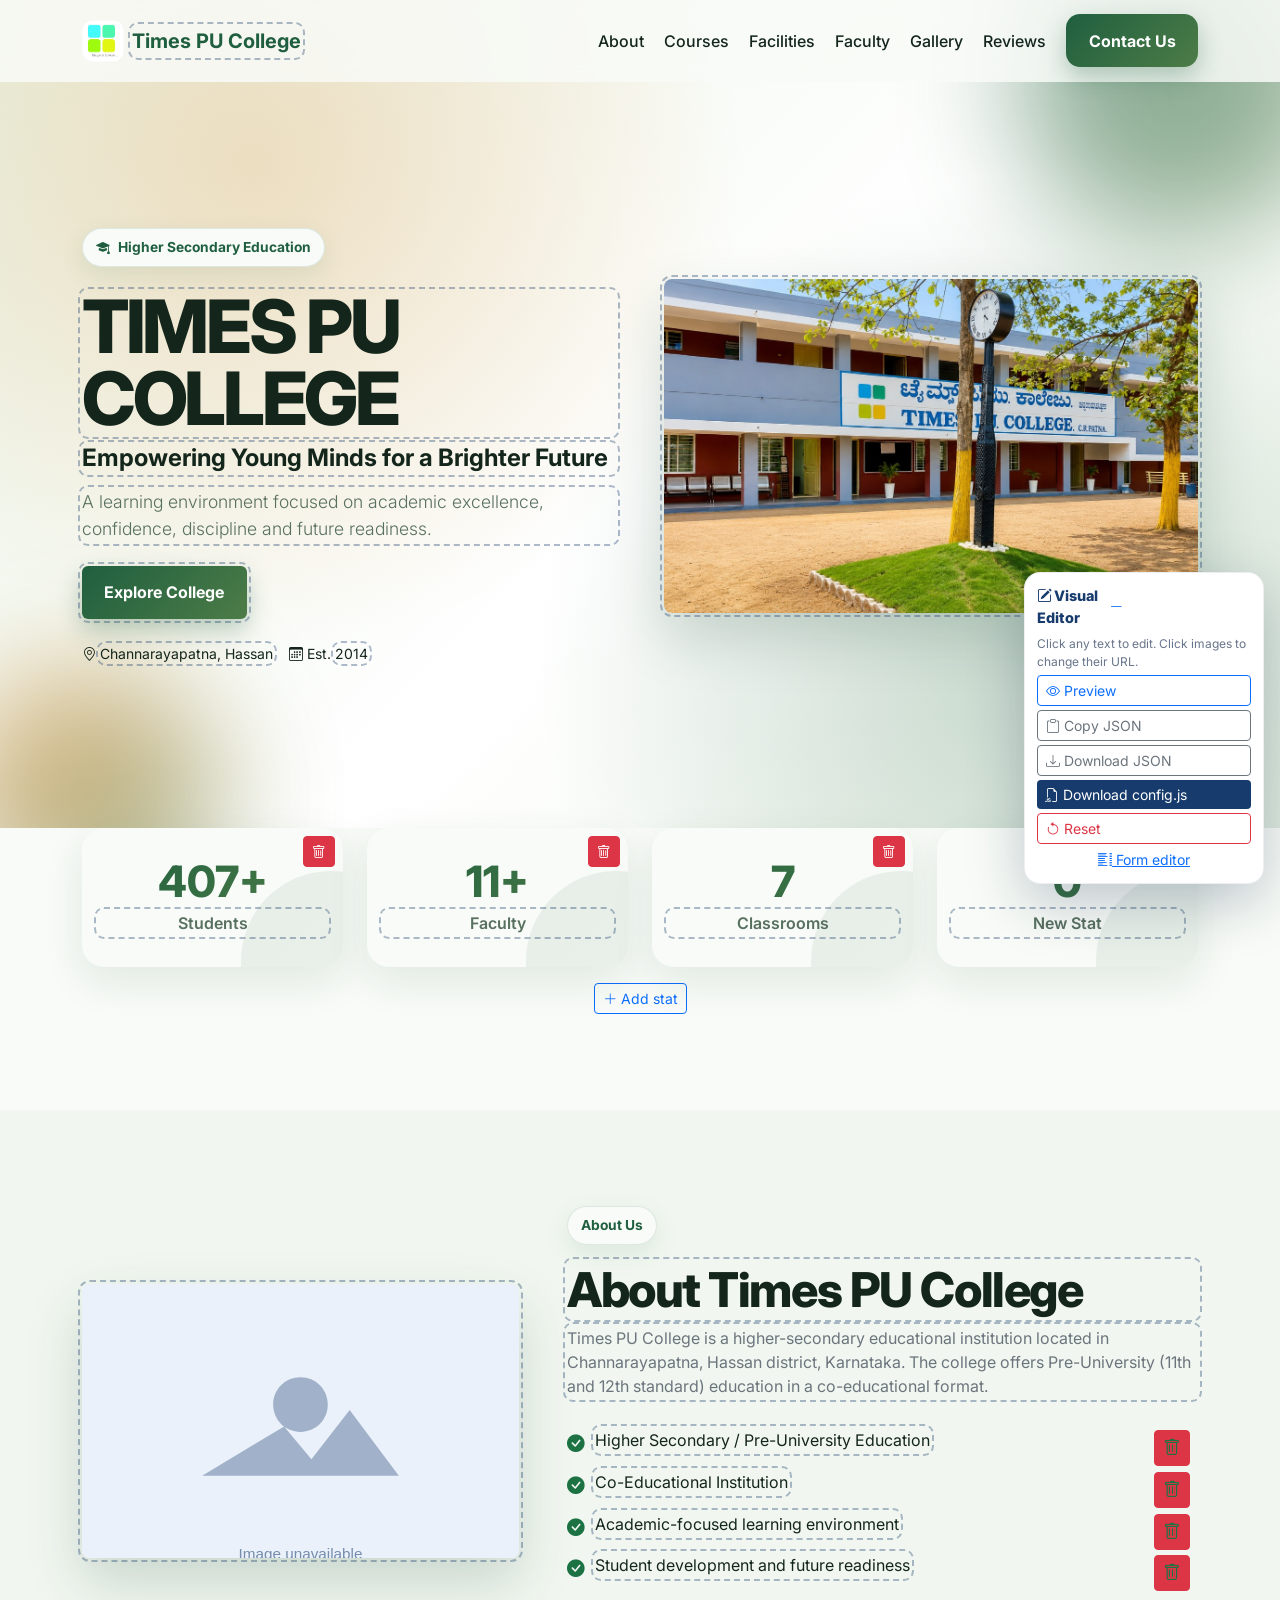
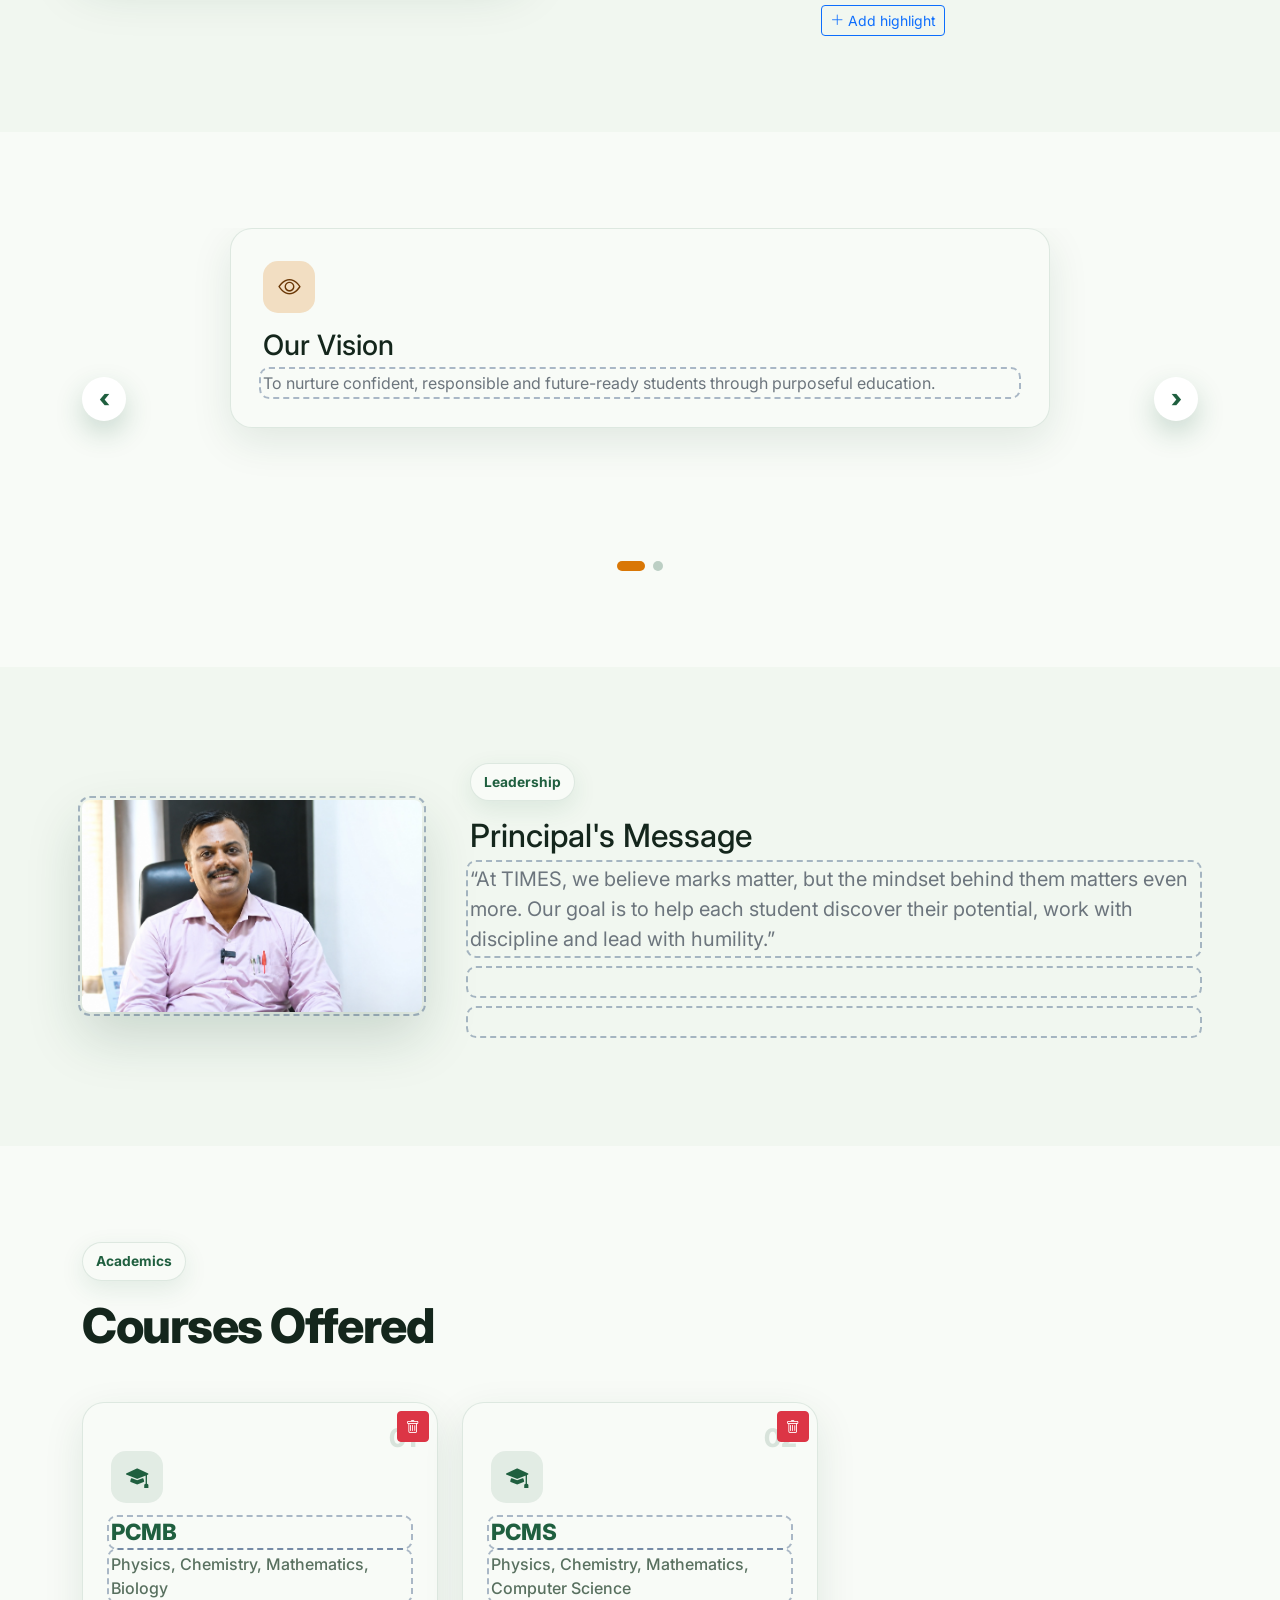
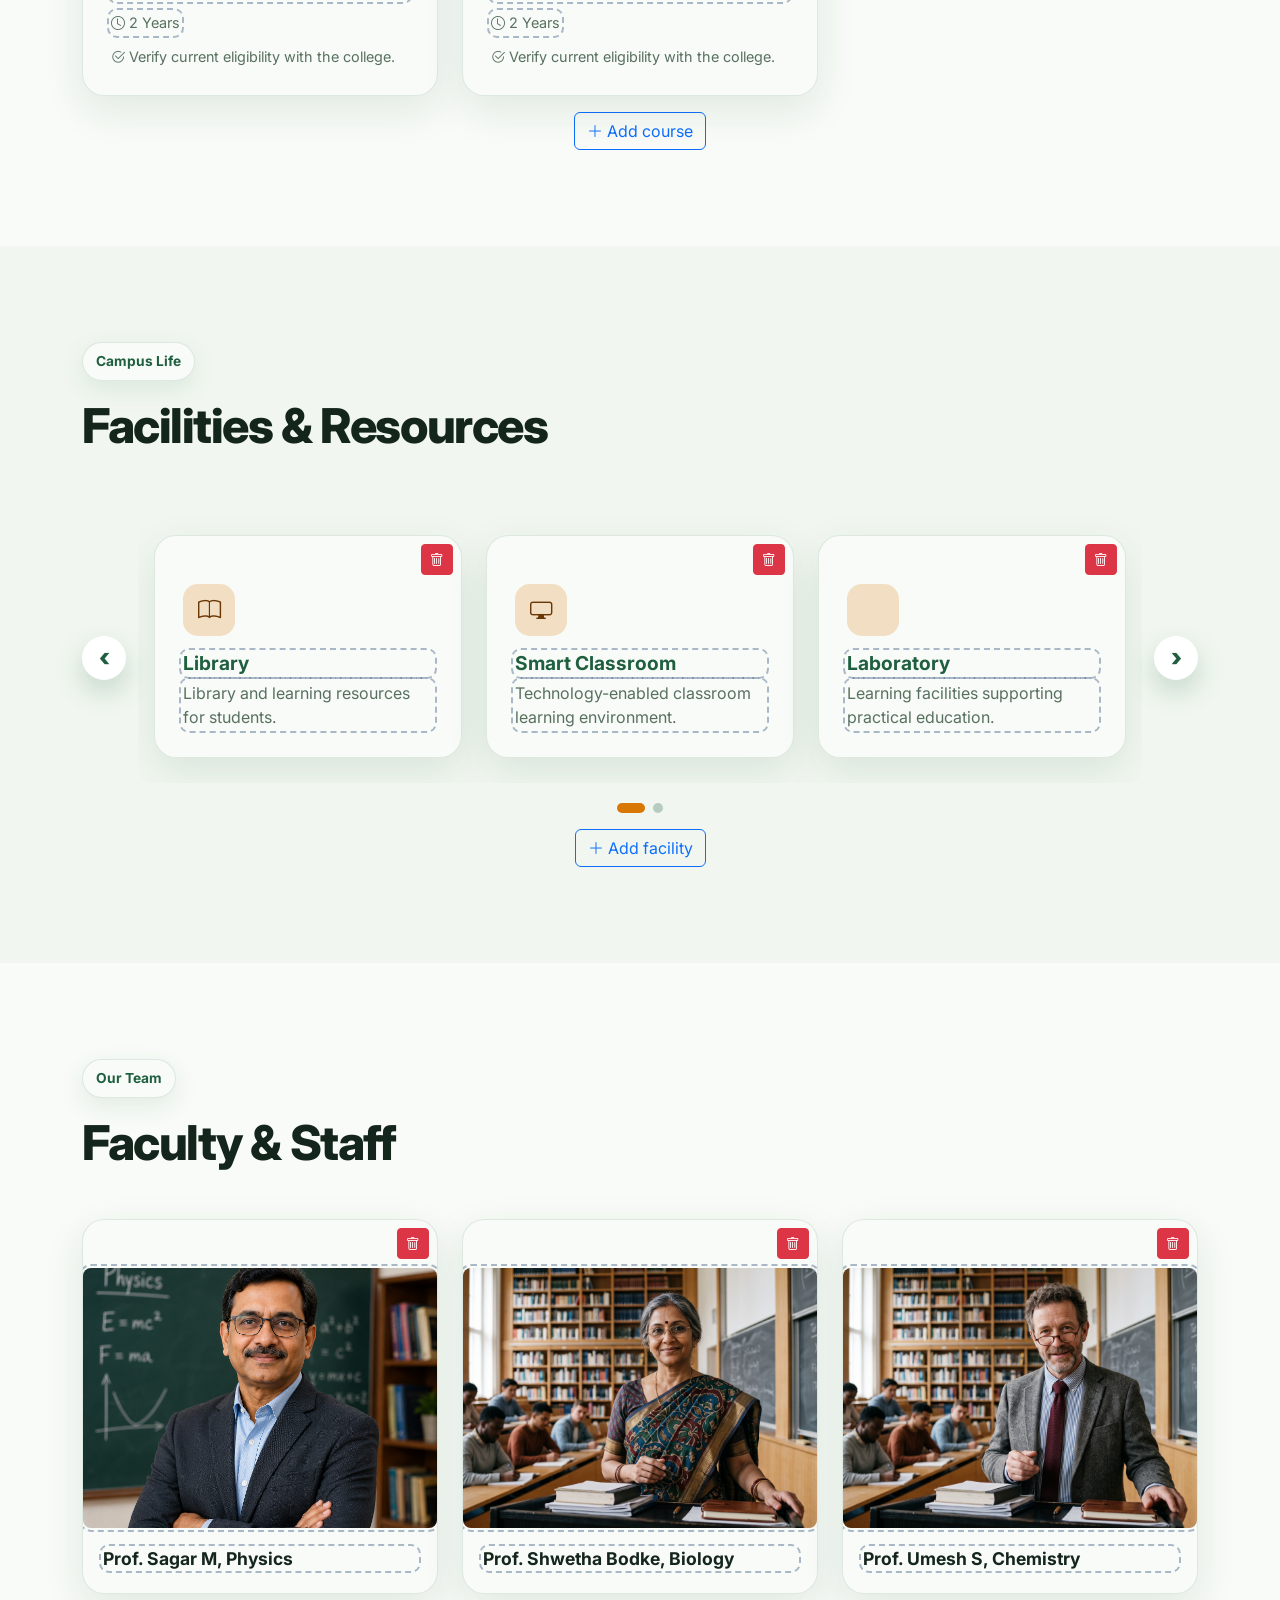
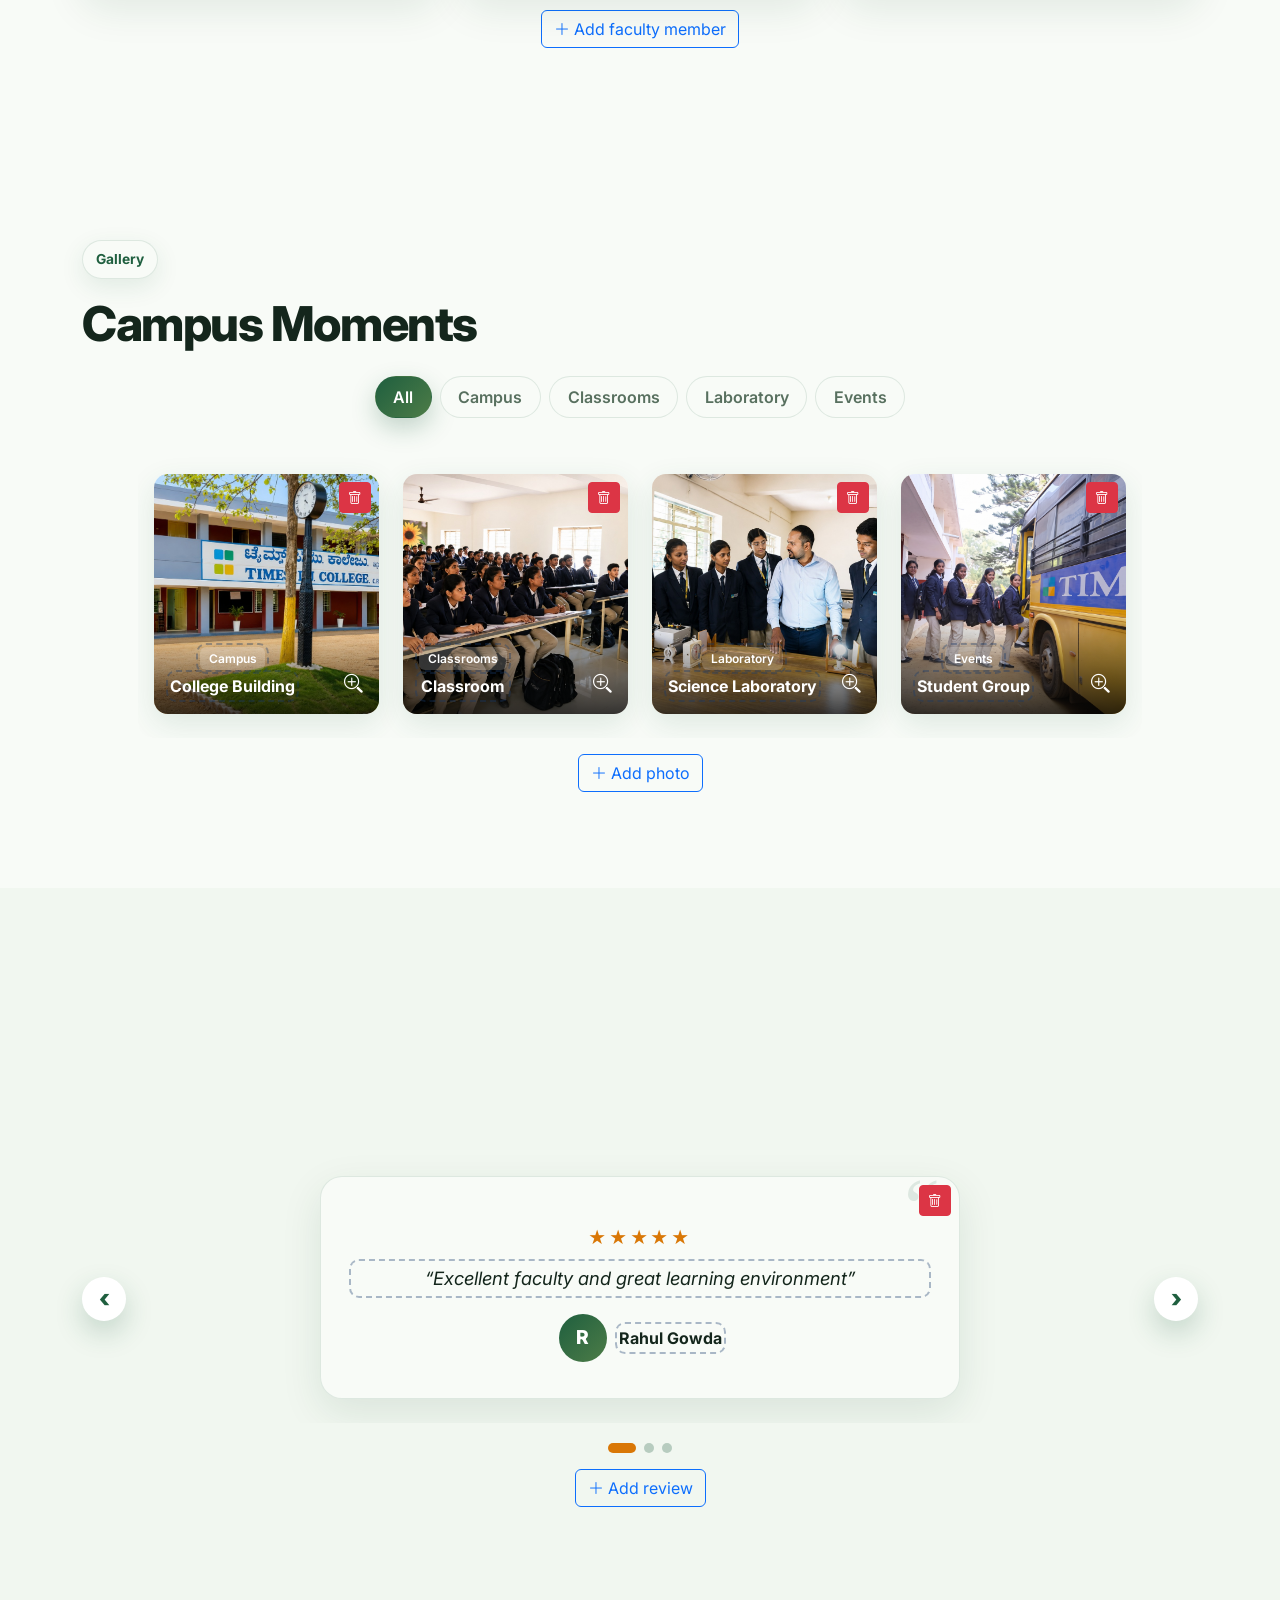
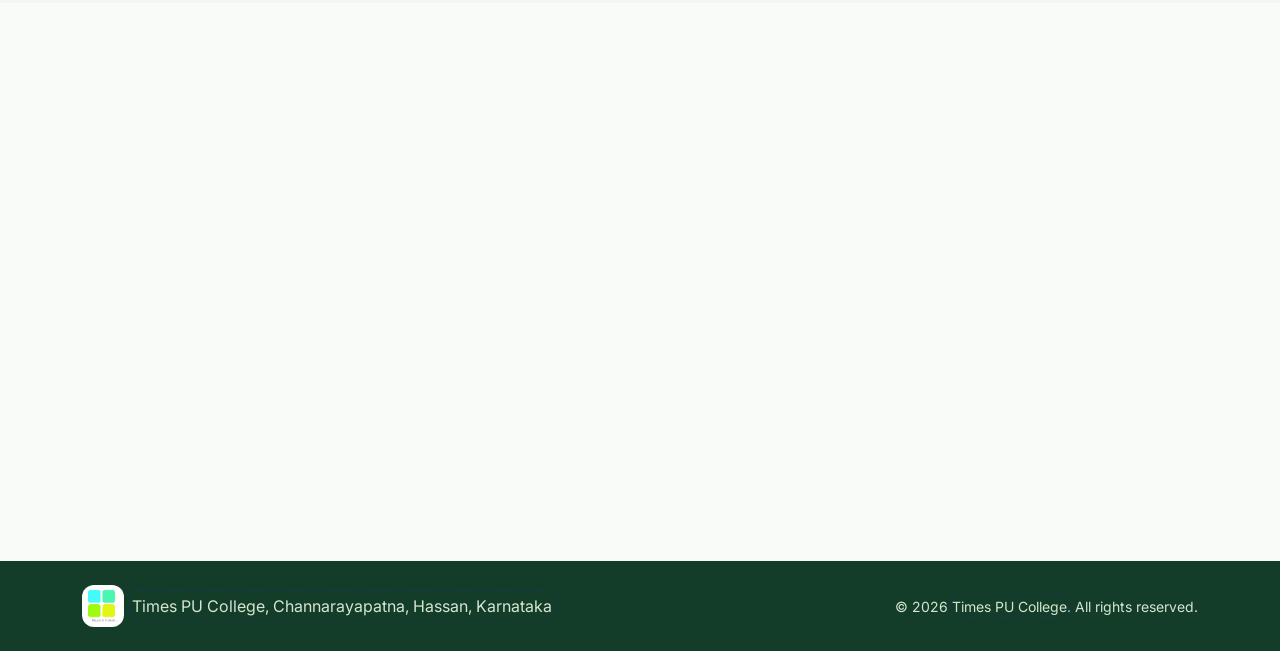
<file: indexcopy.html>
<!doctype html>
<html lang="en">
<head>
    <meta charset="utf-8">
    <meta name="viewport" content="width=device-width, initial-scale=1">
    <meta name="theme-color" content="#173b6c">
    <title>Visual Editor</title>
    <link id="favicon" rel="icon" href="">
    <link rel="preconnect" href="https://fonts.googleapis.com">
    <link rel="preconnect" href="https://fonts.gstatic.com" crossorigin>
    <link href="https://fonts.googleapis.com/css2?family=Inter:wght@400;500;600;700;800&display=swap" rel="stylesheet">
    <link href="https://cdn.jsdelivr.net/npm/bootstrap@5.3.3/dist/css/bootstrap.min.css" rel="stylesheet">
    <link href="https://cdn.jsdelivr.net/npm/bootstrap-icons@1.11.3/font/bootstrap-icons.css" rel="stylesheet">
    <link rel="stylesheet" href="styles.css">
    <style>
        /* ---------- Visual editor overlay ---------- */
        body.editor-on [data-editable] {
            outline: 2px dashed rgba(23, 59, 108, 0.35);
            outline-offset: 2px;
            border-radius: 6px;
            cursor: text;
            transition: outline-color .15s ease, background .15s ease;
        }
        body.editor-on [data-editable]:hover,
        body.editor-on [data-editable]:focus {
            outline-color: #173b6c;
            background: rgba(244, 185, 66, 0.12);
        }
        body.editor-on [data-editable-image] {
            position: relative;
            cursor: pointer;
        }
        body.editor-on [data-editable-image]::after {
            content: "\F4CB  Click to change image";
            font-family: "bootstrap-icons", "Inter", sans-serif;
            position: absolute;
            top: 8px;
            left: 8px;
            padding: 4px 10px;
            border-radius: 8px;
            background: rgba(23, 59, 108, 0.9);
            color: #fff;
            font-size: 0.75rem;
            font-weight: 600;
            pointer-events: none;
            opacity: 0;
            transition: opacity .15s ease;
        }
        body.editor-on [data-editable-image]:hover::after {
            opacity: 1;
        }
        body.editor-on [data-editable-image] {
            outline: 2px dashed rgba(23, 59, 108, 0.35);
            outline-offset: 2px;
            border-radius: 8px;
        }
        body.editor-on [data-editable-image]:hover {
            outline-color: #173b6c;
        }
        body.editor-on [data-array-item] {
            position: relative;
        }
        body.editor-on [data-array-item] > .editor-item-actions {
            position: absolute;
            top: 8px;
            right: 8px;
            z-index: 4;
            display: flex;
            gap: 4px;
        }

        /* ---------- Floating toolbar ---------- */
        .editor-fab {
            position: fixed;
            right: 1rem;
            bottom: 1rem;
            z-index: 1080;
            background: #fff;
            border-radius: 16px;
            box-shadow: 0 18px 55px rgba(18, 42, 74, 0.25);
            padding: 0.75rem;
            display: flex;
            flex-direction: column;
            gap: 0.4rem;
            width: 240px;
            border: 1px solid rgba(18, 42, 74, 0.08);
        }
        .editor-fab .fab-title {
            display: flex;
            justify-content: space-between;
            align-items: center;
            font-weight: 800;
            color: #173b6c;
            font-size: 0.9rem;
        }
        .editor-fab button {
            width: 100%;
            text-align: left;
            justify-content: flex-start;
        }
        .editor-fab.minimized {
            width: auto;
            padding: 0.4rem 0.6rem;
        }
        .editor-fab.minimized .fab-body { display: none; }
        .editor-status {
            font-size: 0.75rem;
            color: #68758a;
        }

        /* ---------- Add buttons ---------- */
        .editor-add {
            display: none;
        }
        body.editor-on .editor-add {
            display: flex;
            justify-content: center;
            margin-top: 1rem;
        }

        /* ---------- Modal used for images ---------- */
        .editor-panel textarea { font-family: inherit; min-height: 120px; }

        /* Loosen positioning for delete/move buttons inside cards */
        body.editor-on .course-card,
        body.editor-on .facility-card,
        body.editor-on .faculty-card,
        body.editor-on .review-card,
        body.editor-on .achievement-card {
            padding-top: 3rem;
        }
    </style>
</head>
<body class="editor-on">

    <!-- Page loader -->
    <div id="pageLoader" class="loader">
        <div class="loader-wrap">
            <div class="loader-inner">
                <div class="loader-ring"></div>
                <img id="loaderLogo" class="loader-logo" alt="" data-college-logo>
            </div>
            <div id="loaderTitle" class="loader-brand"></div>
            <div id="loaderSubtitle" class="loader-subbrand"></div>
        </div>
    </div>

    <!-- Navigation -->
    <nav id="mainNavbar" class="navbar navbar-expand-lg fixed-top">
        <div class="container">
            <a class="navbar-brand d-flex align-items-center gap-2" href="#home">
                <img id="navLogo" class="brand-mark" alt="" data-college-logo>
                <span id="navCollegeName" class="fw-bold"></span>
            </a>
            <button class="navbar-toggler" type="button" data-bs-toggle="collapse" data-bs-target="#mainNav">
                <span class="navbar-toggler-icon"></span>
            </button>
            <div id="mainNav" class="collapse navbar-collapse">
                <ul class="navbar-nav ms-auto align-items-lg-center gap-lg-1">
                    <li class="nav-item"><a class="nav-link" href="#about">About</a></li>
                    <li class="nav-item"><a class="nav-link" href="#courses">Courses</a></li>
                    <li class="nav-item"><a class="nav-link" href="#facilities">Facilities</a></li>
                    <li class="nav-item"><a class="nav-link" href="#faculty">Faculty</a></li>
                    <li class="nav-item"><a class="nav-link" href="#gallery">Gallery</a></li>
                    <li class="nav-item"><a class="nav-link" href="#reviews">Reviews</a></li>
                    <li class="nav-item ms-lg-2"><a class="btn btn-brand" href="#contact">Contact Us</a></li>
                </ul>
            </div>
        </div>
    </nav>

    <!-- Hero -->
    <header id="home" class="hero">
        <div class="container">
            <div class="row align-items-center g-4 g-lg-5">
                <div class="col-7 col-lg-6 reveal hero-content">
                    <span class="eyebrow"><i class="bi bi-mortarboard-fill"></i> Higher Secondary Education</span>
                    <h1 id="heroTitle" class="mt-4"></h1>
                    <h3 id="heroSubtitle" class="fw-bold"></h3>
                    <p id="heroDescription" class="lead mt-3"></p>
                    <div class="d-flex flex-wrap gap-2 mt-4">
                        <a id="heroPrimaryBtn" class="btn btn-brand" href="#about"></a>
                    </div>
                    <div class="d-flex flex-wrap gap-3 small mt-4 hero-meta">
                        <span id="heroLocationWrap" class="d-none"><i class="bi bi-geo-alt me-1"></i><span id="heroLocation"></span></span>
                        <span id="heroEstYearWrap" class="d-none"><i class="bi bi-calendar3 me-1"></i>Est. <span id="heroEstYear"></span></span>
                    </div>
                </div>
                <div class="col-5 col-lg-6">
                    <img id="heroImage" class="hero-image" alt="">
                </div>
            </div>
        </div>
    </header>

    <!-- Statistics -->
    <section id="statsSection" class="section-pad pt-0">
        <div class="container">
            <div id="statsGrid" class="row g-4"></div>
            <div class="editor-add"><button type="button" class="btn btn-outline-primary btn-sm" data-add="statistics"><i class="bi bi-plus-lg"></i> Add stat</button></div>
        </div>
    </section>

    <!-- About -->
    <section id="about" class="section-pad soft">
        <div class="container">
            <div class="row align-items-center g-5">
                <div class="col-lg-5">
                    <img id="aboutImage" class="hero-image" alt="">
                </div>
                <div class="col-lg-7">
                    <div class="section-title">
                        <span class="eyebrow">About Us</span>
                        <h2 id="aboutTitle" class="mt-3"></h2>
                        <p id="aboutDescription" class="text-secondary"></p>
                    </div>
                    <ul id="aboutHighlights" class="highlight-list list-unstyled mt-4"></ul>
                    <div class="editor-add"><button type="button" class="btn btn-outline-primary btn-sm" data-add="about.highlights"><i class="bi bi-plus-lg"></i> Add highlight</button></div>
                </div>
            </div>
        </div>
    </section>

    <!-- Vision & Mission -->
    <section id="visionMissionSection" class="section-pad">
        <div class="container">
            <div id="visionMissionCarousel" class="carousel slide section-carousel vm-carousel" data-bs-ride="carousel" data-bs-interval="5000" data-bs-pause="false" data-bs-wrap="true">
                <div class="carousel-inner">
                    <div class="carousel-item active">
                        <div class="v-card h-100">
                            <div class="feature-icon mb-3"><i class="bi bi-eye"></i></div>
                            <h3>Our Vision</h3>
                            <p id="visionText" class="text-secondary mb-0"></p>
                        </div>
                    </div>
                    <div class="carousel-item">
                        <div class="v-card h-100">
                            <div class="feature-icon mb-3"><i class="bi bi-bullseye"></i></div>
                            <h3>Our Mission</h3>
                            <p id="missionText" class="text-secondary mb-3"></p>
                            <div id="valuesGrid" class="values-grid"></div>
                            <div class="editor-add mt-2"><button type="button" class="btn btn-outline-primary btn-sm" data-add="visionMission.values"><i class="bi bi-plus-lg"></i> Add value</button></div>
                        </div>
                    </div>
                </div>
                <button class="carousel-control-prev" type="button" data-bs-target="#visionMissionCarousel" data-bs-slide="prev">
                    <span class="carousel-control-prev-icon" aria-hidden="true"></span>
                    <span class="visually-hidden">Previous</span>
                </button>
                <button class="carousel-control-next" type="button" data-bs-target="#visionMissionCarousel" data-bs-slide="next">
                    <span class="carousel-control-next-icon" aria-hidden="true"></span>
                    <span class="visually-hidden">Next</span>
                </button>
                <div class="carousel-indicators">
                    <button type="button" data-bs-target="#visionMissionCarousel" data-bs-slide-to="0" class="active" aria-label="Vision"></button>
                    <button type="button" data-bs-target="#visionMissionCarousel" data-bs-slide-to="1" aria-label="Mission"></button>
                </div>
            </div>
        </div>
    </section>

    <!-- Principal -->
    <section id="principalSection" class="section-pad soft">
        <div class="container">
            <div class="row align-items-center g-5">
                <div class="col-lg-4">
                    <img id="principalImage" class="hero-image" alt="">
                </div>
                <div class="col-lg-8">
                    <span class="eyebrow">Leadership</span>
                    <h2 class="mt-3">Principal's Message</h2>
                    <div id="principalMessage" class="fs-5 text-secondary mb-3"></div>
                    <div id="principalName" class="fw-bold"></div>
                    <div id="principalDesignation" class="text-primary fw-semibold"></div>
                    <div id="principalPlaceholder" class="alert alert-light border mt-3 d-none">Principal information can be added.</div>
                </div>
            </div>
        </div>
    </section>

    <!-- Courses -->
    <section id="courses" class="section-pad">
        <div class="container">
            <div class="section-title mb-5">
                <span class="eyebrow">Academics</span>
                <h2 class="mt-3">Courses Offered</h2>
            </div>
            <div id="coursesGrid" class="row g-4"></div>
            <div class="editor-add"><button type="button" class="btn btn-outline-primary" data-add="courses"><i class="bi bi-plus-lg"></i> Add course</button></div>
        </div>
    </section>

    <!-- Facilities -->
    <section id="facilities" class="section-pad soft">
        <div class="container">
            <div class="section-title mb-5">
                <span class="eyebrow">Campus Life</span>
                <h2 class="mt-3">Facilities &amp; Resources</h2>
            </div>
            <div id="facilitiesCarousel" class="carousel slide section-carousel" data-bs-ride="carousel" data-bs-interval="5000" data-bs-pause="false" data-bs-wrap="true" data-slides-per-view="3">
                <div id="facilitiesGrid" class="carousel-inner"></div>
                <button class="carousel-control-prev" type="button" data-bs-target="#facilitiesCarousel" data-bs-slide="prev">
                    <span class="carousel-control-prev-icon" aria-hidden="true"></span>
                    <span class="visually-hidden">Previous</span>
                </button>
                <button class="carousel-control-next" type="button" data-bs-target="#facilitiesCarousel" data-bs-slide="next">
                    <span class="carousel-control-next-icon" aria-hidden="true"></span>
                    <span class="visually-hidden">Next</span>
                </button>
                <div id="facilitiesCarouselIndicators" class="carousel-indicators"></div>
            </div>
            <div class="editor-add"><button type="button" class="btn btn-outline-primary" data-add="facilities"><i class="bi bi-plus-lg"></i> Add facility</button></div>
        </div>
    </section>

    <!-- Faculty -->
    <section id="faculty" class="section-pad">
        <div class="container">
            <div class="section-title mb-5">
                <span class="eyebrow">Our Team</span>
                <h2 class="mt-3">Faculty &amp; Staff</h2>
            </div>
            <div id="facultyGrid" class="row g-4"></div>
            <div class="editor-add"><button type="button" class="btn btn-outline-primary" data-add="faculty"><i class="bi bi-plus-lg"></i> Add faculty member</button></div>
        </div>
    </section>

    <!-- Achievements -->
    <section id="achievementsSection" class="section-pad soft">
        <div class="container">
            <div class="section-title mb-5">
                <span class="eyebrow">Milestones</span>
                <h2 class="mt-3">Achievements</h2>
            </div>
            <div id="achievementsGrid" class="row g-4"></div>
            <div class="editor-add"><button type="button" class="btn btn-outline-primary" data-add="achievements"><i class="bi bi-plus-lg"></i> Add achievement</button></div>
        </div>
    </section>

    <!-- Gallery -->
    <section id="gallery" class="section-pad">
        <div class="container">
            <div class="section-title mb-4">
                <span class="eyebrow">Gallery</span>
                <h2 class="mt-3">Campus Moments</h2>
            </div>
            <div id="galleryFilters" class="gallery-filters mb-4"></div>
            <div id="galleryCarousel" class="carousel slide section-carousel" data-bs-ride="carousel" data-bs-interval="5000" data-bs-pause="false" data-bs-wrap="true" data-slides-per-view="4">
                <div id="galleryGrid" class="carousel-inner"></div>
                <button class="carousel-control-prev" type="button" data-bs-target="#galleryCarousel" data-bs-slide="prev">
                    <span class="carousel-control-prev-icon" aria-hidden="true"></span>
                    <span class="visually-hidden">Previous</span>
                </button>
                <button class="carousel-control-next" type="button" data-bs-target="#galleryCarousel" data-bs-slide="next">
                    <span class="carousel-control-next-icon" aria-hidden="true"></span>
                    <span class="visually-hidden">Next</span>
                </button>
                <div id="galleryCarouselIndicators" class="carousel-indicators"></div>
            </div>
            <div class="editor-add"><button type="button" class="btn btn-outline-primary" data-add="gallery"><i class="bi bi-plus-lg"></i> Add photo</button></div>
        </div>
    </section>

    <!-- Reviews -->
    <section id="reviews" class="section-pad soft">
        <div class="container">
            <div class="section-title mb-5">
                <span class="eyebrow">Testimonials</span>
                <h2 class="mt-3">Student Reviews</h2>
            </div>
            <div id="reviewsCarousel" class="carousel slide section-carousel reviews-carousel" data-bs-ride="carousel" data-bs-interval="6000" data-bs-pause="false" data-bs-wrap="true" data-slides-per-view="1">
                <div id="reviewsGrid" class="carousel-inner"></div>
                <button class="carousel-control-prev" type="button" data-bs-target="#reviewsCarousel" data-bs-slide="prev">
                    <span class="carousel-control-prev-icon" aria-hidden="true"></span>
                    <span class="visually-hidden">Previous</span>
                </button>
                <button class="carousel-control-next" type="button" data-bs-target="#reviewsCarousel" data-bs-slide="next">
                    <span class="carousel-control-next-icon" aria-hidden="true"></span>
                    <span class="visually-hidden">Next</span>
                </button>
                <div id="reviewsCarouselIndicators" class="carousel-indicators"></div>
            </div>
            <div class="editor-add"><button type="button" class="btn btn-outline-primary" data-add="reviews"><i class="bi bi-plus-lg"></i> Add review</button></div>
        </div>
    </section>

    <!-- Admissions section removed -->

    <!-- Contact -->
    <section id="contact" class="section-pad">
        <div class="container">
            <div class="row g-4 align-items-stretch">
                <div class="col-lg-5">
                    <div class="contact-card h-100">
                        <h2>Contact Us</h2>
                        <p class="text-white-50">Reach out for current admissions, course combinations and other details.</p>
                        <div class="mt-4">
                            <div id="contactAddressWrap" class="mb-3 d-none">
                                <div class="small text-white-50">Address</div>
                                <div id="contactAddress"></div>
                            </div>
                            <div id="contactPhone1Wrap" class="mb-3 d-none">
                                <div class="small text-white-50">Phone</div>
                                <a id="contactPhone1" href="#"></a>
                            </div>
                            <div id="contactPhone2Wrap" class="mb-3 d-none">
                                <div class="small text-white-50">Alternate Phone</div>
                                <a id="contactPhone2" href="#"></a>
                            </div>
                            <div id="contactEmailWrap" class="mb-3 d-none">
                                <div class="small text-white-50">Email</div>
                                <a id="contactEmail" href="#"></a>
                            </div>
                            <div id="officeHoursWrap" class="mb-3 d-none">
                                <div class="small text-white-50">Office Hours</div>
                                <div id="officeHours"></div>
                            </div>
                        </div>
                        <div id="socialLinks" class="d-flex flex-wrap gap-2 mt-4"></div>
                        <div class="editor-add mt-2"><button type="button" class="btn btn-outline-light btn-sm" data-add="socialMedia"><i class="bi bi-plus-lg"></i> Add social link</button></div>
                    </div>
                </div>
                <div class="col-lg-7">
                    <iframe id="mapFrame" class="map-frame" loading="lazy" allowfullscreen referrerpolicy="no-referrer-when-downgrade" title="Map"></iframe>
                </div>
            </div>
        </div>
    </section>

    <!-- Footer -->
    <footer class="footer py-4">
        <div class="container d-flex flex-column flex-md-row align-items-center justify-content-between gap-3">
            <div class="d-flex align-items-center gap-2">
                <img id="footerLogo" class="brand-mark" alt="" data-college-logo>
                <span id="footerText"></span>
            </div>
            <div class="small">
                &copy; <span id="currentYear"></span> <span id="footerCollegeName"></span>. All rights reserved.
            </div>
        </div>
    </footer>

    <!-- Gallery Modal -->
    <div class="modal fade" id="galleryModal" tabindex="-1" aria-hidden="true">
        <div class="modal-dialog modal-xl modal-dialog-centered">
            <div class="modal-content bg-dark border-0">
                <div class="modal-header border-0">
                    <div>
                        <h5 id="galleryModalTitle" class="modal-title text-white"></h5>
                        <small id="galleryModalDescription" class="text-white-50"></small>
                    </div>
                    <button type="button" class="btn-close btn-close-white" data-bs-dismiss="modal"></button>
                </div>
                <div class="modal-body pt-0">
                    <img id="galleryModalImage" class="w-100 rounded-3" alt="">
                </div>
            </div>
        </div>
    </div>

    <!-- Editor toolbar -->
    <div id="editorFab" class="editor-fab">
        <div class="fab-title">
            <span><i class="bi bi-pencil-square"></i> Visual Editor</span>
            <button id="fabToggle" class="btn btn-sm btn-link p-0" title="Minimize"><i class="bi bi-dash-lg"></i></button>
        </div>
        <div class="fab-body d-flex flex-column gap-1">
            <div class="editor-status" id="editorStatus">Click any text to edit. Click images to change their URL.</div>
            <button id="btnToggleMode" class="btn btn-outline-primary btn-sm"><i class="bi bi-eye"></i> Preview</button>
            <button id="btnCopyJson"  class="btn btn-outline-secondary btn-sm"><i class="bi bi-clipboard"></i> Copy JSON</button>
            <button id="btnDownloadJson" class="btn btn-outline-secondary btn-sm"><i class="bi bi-download"></i> Download JSON</button>
            <button id="btnDownloadConfig" class="btn btn-primary btn-sm" style="background:#173b6c;border:0"><i class="bi bi-filetype-js"></i> Download config.js</button>
            <button id="btnReset" class="btn btn-outline-danger btn-sm"><i class="bi bi-arrow-counterclockwise"></i> Reset</button>
            <a href="config-editor.html" class="btn btn-link btn-sm p-0"><i class="bi bi-list-columns"></i> Form editor</a>
        </div>
    </div>

    <!-- Prompt modal for editing images / adding simple values -->
    <div class="modal fade" id="editorPromptModal" tabindex="-1" aria-hidden="true">
        <div class="modal-dialog modal-dialog-centered">
            <div class="modal-content editor-panel">
                <div class="modal-header">
                    <h5 class="modal-title" id="editorPromptTitle">Edit</h5>
                    <button type="button" class="btn-close" data-bs-dismiss="modal"></button>
                </div>
                <div class="modal-body">
                    <label id="editorPromptLabel" class="form-label">Value</label>
                    <textarea id="editorPromptValue" class="form-control"></textarea>
                    <div class="form-text" id="editorPromptHelp"></div>
                </div>
                <div class="modal-footer">
                    <button type="button" class="btn btn-outline-secondary" data-bs-dismiss="modal">Cancel</button>
                    <button type="button" class="btn btn-primary" id="editorPromptSave" style="background:#173b6c;border:0">Save</button>
                </div>
            </div>
        </div>
    </div>

    <script src="config.js"></script>
    <script>
        (function () {
            function isEmptyValue(v) {
                if (v === undefined || v === null) return true;
                if (Array.isArray(v)) return v.length === 0;
                if (typeof v === "object") return Object.keys(v).length === 0;
                if (typeof v === "string") return v.trim() === "";
                return false;
            }

            try {
                var raw = localStorage.getItem("COLLEGE_PREVIEW_CONFIG");
                if (!raw) return;
                var preview = JSON.parse(raw);
                if (preview && typeof preview === "object") {
                    // Merge preview on top of base config.js. Skip preview
                    // keys that are empty when the base has real data, so a
                    // stale editor payload can't hide freshly added config
                    // sections (e.g. `faculty`).
                    var base = window.COLLEGE_CONFIG || {};
                    var merged = {};
                    Object.keys(base).forEach(function (k) { merged[k] = base[k]; });
                    Object.keys(preview).forEach(function (k) {
                        if (isEmptyValue(preview[k]) && !isEmptyValue(base[k])) return;
                        merged[k] = preview[k];
                    });
                    window.COLLEGE_CONFIG = merged;
                    window.TIMES_PU_CONFIG = merged;
                    window.__COLLEGE_PREVIEW__ = true;
                }
            } catch (e) { /* ignore */ }
        })();
    </script>
    <script src="script.js"></script>
    <script src="https://cdn.jsdelivr.net/npm/bootstrap@5.3.3/dist/js/bootstrap.bundle.min.js"></script>

    <script>
    (function () {

        "use strict";

        // -----------------------------------------------------
        // Working config (deep-cloned so edits don't leak).
        // -----------------------------------------------------

        var workingConfig = deepClone(
            window.COLLEGE_CONFIG || window.TIMES_PU_CONFIG || {}
        );

        var originalConfig = deepClone(workingConfig);

        function deepClone(o) { return JSON.parse(JSON.stringify(o || {})); }

        function rerender() {
            if (!window.CollegeSite) return;
            window.CollegeSite.render(workingConfig);
            requestAnimationFrame(bindEditable);
        }


        // -----------------------------------------------------
        // Element ID -> config path mapping (simple fields)
        // -----------------------------------------------------

        var SIMPLE_MAP = {
            navCollegeName:         "navbar.brandName",
            loaderTitle:            "website.loader.title",
            loaderSubtitle:         "website.loader.subtitle",

            heroTitle:              "hero.title",
            heroSubtitle:           "hero.subtitle",
            heroDescription:        "hero.description",
            heroLocation:           "hero.locationText",
            heroEstYear:            "college.establishedYear",
            heroPrimaryBtn:         "hero.primaryButton.text",
            heroSecondaryBtn:       "hero.secondaryButton.text",

            aboutTitle:             "about.title",
            aboutDescription:       "about.description",

            visionText:             "visionMission.vision",
            missionText:            "visionMission.mission",

            principalName:          "principal.name",
            principalDesignation:   "principal.designation",
            principalMessage:       "principal.message",

            admissionTitle:         "admission.title",
            admissionDescription:   "admission.description",
            admissionEligibility:   "admission.eligibility",

            contactAddress:         "contact.address",
            contactPhone1:          "contact.phone1",
            contactPhone2:          "contact.phone2",
            contactEmail:           "contact.email",
            officeHours:            "contact.officeHours",

            footerText:             "website.footerText",
            footerCollegeName:      "college.shortName"
        };

        var IMAGE_MAP = {
            heroImage:       "hero.image",
            aboutImage:      "about.image",
            principalImage:  "principal.photo"
        };


        // -----------------------------------------------------
        // Array-item mappings
        //
        // Each entry: { grid: containerId, path: "config.path",
        //               textFields: [{selector, key}],
        //               imageFields: [{selector, key}] }
        // -----------------------------------------------------

        var ARRAY_MAPS = [
            {
                grid: "coursesGrid",
                path: "courses",
                itemSelector: ".course-card",
                textFields: [
                    { selector: "h3",                 key: "name" },
                    { selector: ".course-full-name",  key: "fullName" },
                    { selector: ".course-meta span:nth-child(1)", key: "duration" }
                ]
            },
            {
                grid: "facilitiesGrid",
                path: "facilities",
                itemSelector: ".facility-card",
                textFields: [
                    { selector: "h3", key: "name" },
                    { selector: "p",  key: "description" }
                ]
            },
            {
                grid: "facultyGrid",
                path: "faculty",
                itemSelector: ".faculty-card",
                textFields: [
                    { selector: "h3",                key: "name" },
                    { selector: ".faculty-role",     key: "designation" },
                    { selector: ".faculty-subject",  key: "subject" }
                ],
                imageFields: [
                    { selector: "img", key: "photo" }
                ]
            },
            {
                grid: "achievementsGrid",
                path: "achievements",
                itemSelector: ".achievement-card",
                textFields: [
                    { selector: ".achievement-year", key: "year" },
                    { selector: "h3",                key: "title" },
                    { selector: "p",                 key: "description" }
                ],
                imageFields: [
                    { selector: "img", key: "image" }
                ]
            },
            {
                grid: "galleryGrid",
                path: "gallery",
                itemSelector: ".gallery-card",
                textFields: [
                    { selector: ".gallery-overlay span",    key: "category" },
                    { selector: ".gallery-overlay strong",  key: "title" }
                ],
                imageFields: [
                    { selector: "img", key: "image" }
                ]
            },
            {
                grid: "reviewsGrid",
                path: "reviews",
                itemSelector: ".review-card",
                textFields: [
                    { selector: "blockquote",              key: "review" },
                    { selector: ".review-user strong",     key: "name" },
                    { selector: ".review-user small",      key: "course" }
                ]
            },
            {
                grid: "statsGrid",
                path: "statistics",
                itemSelector: ".stat-card",
                textFields: [
                    { selector: ".stat-label", key: "label" }
                ]
            }
        ];

        // Lists that are simple string arrays
        var STRING_LIST_MAPS = [
            { grid: "aboutHighlights",     path: "about.highlights",     itemSelector: "li",   textSelector: "span" },
            { grid: "valuesGrid",          path: "visionMission.values", itemSelector: ".value-pill" },
            { grid: "admissionProcess",    path: "admission.process",    itemSelector: "li",   textSelector: "span:last-child" },
            { grid: "admissionDocuments",  path: "admission.documents",  itemSelector: "li",   textSelector: "span" }
        ];


        // -----------------------------------------------------
        // Path helpers
        // -----------------------------------------------------

        function getPath(obj, path) {
            var parts = path.split(".");
            var cur = obj;
            for (var i = 0; i < parts.length; i++) {
                if (cur == null) return undefined;
                cur = cur[parts[i]];
            }
            return cur;
        }

        function setPath(obj, path, value) {
            var parts = path.split(".");
            var cur = obj;
            for (var i = 0; i < parts.length - 1; i++) {
                if (cur[parts[i]] == null || typeof cur[parts[i]] !== "object") {
                    cur[parts[i]] = {};
                }
                cur = cur[parts[i]];
            }
            cur[parts[parts.length - 1]] = value;
        }


        // -----------------------------------------------------
        // Bind editable behaviour after every render
        // -----------------------------------------------------

        function bindEditable() {

            // Simple text fields
            Object.keys(SIMPLE_MAP).forEach(function (id) {
                var el = document.getElementById(id);
                if (!el) return;
                makeTextEditable(el, SIMPLE_MAP[id]);
            });

            // Simple image fields
            Object.keys(IMAGE_MAP).forEach(function (id) {
                var el = document.getElementById(id);
                if (!el) return;
                makeImageEditable(el, IMAGE_MAP[id]);
            });

            // Array item cards
            ARRAY_MAPS.forEach(function (m) {
                var container = document.getElementById(m.grid);
                if (!container) return;
                var items = container.querySelectorAll(m.itemSelector);
                items.forEach(function (item, index) {
                    item.setAttribute("data-array-item", "1");
                    addDeleteButton(item, m.path, index);

                    (m.textFields || []).forEach(function (f) {
                        var target = item.querySelector(f.selector);
                        if (target) {
                            makeTextEditable(target, m.path + "." + index + "." + f.key);
                        }
                    });
                    (m.imageFields || []).forEach(function (f) {
                        var target = item.querySelector(f.selector);
                        if (target && target.tagName === "IMG") {
                            makeImageEditable(target, m.path + "." + index + "." + f.key);
                        }
                    });
                });
            });

            // Simple string lists
            STRING_LIST_MAPS.forEach(function (m) {
                var container = document.getElementById(m.grid);
                if (!container) return;
                var items = container.querySelectorAll(m.itemSelector);
                items.forEach(function (item, index) {
                    item.setAttribute("data-array-item", "1");
                    addDeleteButton(item, m.path, index);

                    var target = m.textSelector
                        ? item.querySelector(m.textSelector)
                        : item;

                    if (target) {
                        makeTextEditable(target, m.path + "." + index);
                    }
                });
            });

            // Social links - each social <a> maps to socialMedia[i].url
            var socialContainer = document.getElementById("socialLinks");
            if (socialContainer) {
                var links = socialContainer.querySelectorAll(".social-link");
                links.forEach(function (link, index) {
                    link.setAttribute("data-array-item", "1");
                    addDeleteButton(link, "socialMedia", getVisibleSocialIndex(index));
                    link.addEventListener("click", function (evt) {
                        evt.preventDefault();
                        var actualIdx = getVisibleSocialIndex(index);
                        promptFor("Social URL", "URL for this platform:",
                            (workingConfig.socialMedia[actualIdx] || {}).url || "",
                            function (val) {
                                workingConfig.socialMedia[actualIdx].url = val;
                                rerender();
                            }
                        );
                    });
                });
            }
        }

        function getVisibleSocialIndex(visibleIdx) {
            // socialMedia in config may contain entries with empty urls
            // that are filtered out at render time. Map the visible
            // index back to the actual config index.
            var list = workingConfig.socialMedia || [];
            var count = 0;
            for (var i = 0; i < list.length; i++) {
                if (list[i] && list[i].url) {
                    if (count === visibleIdx) return i;
                    count++;
                }
            }
            return -1;
        }


        function makeTextEditable(el, path) {
            if (el.dataset.editableBound === "1") return;
            el.dataset.editableBound = "1";
            el.dataset.editable = path;

            el.setAttribute("contenteditable", "true");
            el.setAttribute("spellcheck", "true");

            el.addEventListener("input", function () {
                var text  = el.textContent;
                var value = text;
                var current = getPath(workingConfig, path);
                if (typeof current === "number" && text !== "") {
                    var n = Number(text);
                    if (!isNaN(n)) value = n;
                }
                if (typeof value === "string" && /\.review$/.test(path)) {
                    value = value.replace(/^[\u201C\u201D"'\s]+|[\u201C\u201D"'\s]+$/g, "");
                }
                setPath(workingConfig, path, value);
                status("Edited " + path);
            });

            el.addEventListener("keydown", function (evt) {
                if (evt.key === "Enter" && !evt.shiftKey && el.tagName !== "BLOCKQUOTE" && el.tagName !== "P" && el.tagName !== "DIV") {
                    evt.preventDefault();
                    el.blur();
                }
            });
        }

        function makeImageEditable(el, path) {
            if (el.dataset.editableImageBound === "1") return;
            el.dataset.editableImageBound = "1";
            el.setAttribute("data-editable-image", path);

            el.addEventListener("click", function (evt) {
                evt.preventDefault();
                promptFor(
                    "Change image",
                    "Paste the new image URL:",
                    getPath(workingConfig, path) || "",
                    function (val) {
                        setPath(workingConfig, path, val);
                        rerender();
                    }
                );
            });
        }


        // -----------------------------------------------------
        // Delete / add buttons
        // -----------------------------------------------------

        function addDeleteButton(container, arrayPath, index) {
            if (container.querySelector(":scope > .editor-item-actions")) return;

            var wrap = document.createElement("div");
            wrap.className = "editor-item-actions";

            var btn = document.createElement("button");
            btn.type = "button";
            btn.className = "btn btn-sm btn-danger";
            btn.title     = "Remove";
            btn.innerHTML = '<i class="bi bi-trash"></i>';
            btn.addEventListener("click", function (evt) {
                evt.stopPropagation();
                evt.preventDefault();
                var arr = getPath(workingConfig, arrayPath);
                if (Array.isArray(arr) && index >= 0 && index < arr.length) {
                    arr.splice(index, 1);
                    rerender();
                }
            });

            wrap.appendChild(btn);
            container.appendChild(wrap);
        }

        // Add-buttons (declared in HTML with data-add="…")
        document.querySelectorAll("[data-add]").forEach(function (btn) {
            btn.addEventListener("click", function () {
                addArrayItem(btn.dataset.add);
            });
        });

        var ARRAY_TEMPLATES = {
            "statistics":              { key: "new", value: 0, label: "New Stat", suffix: "" },
            "about.highlights":        "New highlight",
            "visionMission.values":    "New Value",
            "courses":                 { name: "New Course", fullName: "", description: "", duration: "2 Years", eligibility: "" },
            "facilities":              { name: "New Facility", icon: "bi-building", description: "" },
            "faculty":                 { name: "New Faculty", designation: "", subject: "", photo: "" },
            "achievements":            { title: "New Achievement", year: "", description: "", image: "" },
            "gallery":                 { category: "Campus", title: "New Photo", description: "", image: "", alt: "" },
            "reviews":                 { name: "Student", course: "", year: "", rating: 5, review: "New review", photo: "" },
            "admission.process":       "New step",
            "admission.documents":     "New document",
            "socialMedia":             { platform: "custom", icon: "bi-link-45deg", url: "https://example.com" }
        };

        function addArrayItem(path) {
            var template = ARRAY_TEMPLATES[path];
            if (template === undefined) return;

            var arr = getPath(workingConfig, path);
            if (!Array.isArray(arr)) {
                setPath(workingConfig, path, []);
                arr = getPath(workingConfig, path);
            }
            arr.push(typeof template === "object"
                ? deepClone(template)
                : template);

            rerender();
        }


        // -----------------------------------------------------
        // Prompt modal
        // -----------------------------------------------------

        var promptModal;

        function promptFor(title, label, value, onSave) {

            document.getElementById("editorPromptTitle").textContent = title;
            document.getElementById("editorPromptLabel").textContent = label;
            document.getElementById("editorPromptValue").value       = value || "";
            document.getElementById("editorPromptHelp").textContent  = "";

            var modalEl = document.getElementById("editorPromptModal");
            if (!promptModal && window.bootstrap) {
                promptModal = new window.bootstrap.Modal(modalEl);
            }

            var saveBtn = document.getElementById("editorPromptSave");
            var newBtn  = saveBtn.cloneNode(true);
            saveBtn.parentNode.replaceChild(newBtn, saveBtn);

            newBtn.addEventListener("click", function () {
                var v = document.getElementById("editorPromptValue").value;
                promptModal.hide();
                onSave(v);
            });

            promptModal.show();
        }


        // -----------------------------------------------------
        // Toolbar actions
        // -----------------------------------------------------

        document.getElementById("btnToggleMode").addEventListener("click", function () {
            var on = document.body.classList.toggle("editor-on") === false ? false : true;
            on = document.body.classList.contains("editor-on");

            queryAll("[contenteditable]").forEach(function (el) {
                el.setAttribute("contenteditable", on ? "true" : "false");
            });

            this.innerHTML = on
                ? '<i class="bi bi-eye"></i> Preview'
                : '<i class="bi bi-pencil-square"></i> Edit';
        });

        document.getElementById("btnCopyJson").addEventListener("click", function () {
            var text = JSON.stringify(workingConfig, null, 2);
            navigator.clipboard.writeText(text).then(
                function () { status("JSON copied to clipboard"); },
                function () { status("Copy failed", true); }
            );
        });

        document.getElementById("btnDownloadJson").addEventListener("click", function () {
            download("config.json",
                JSON.stringify(workingConfig, null, 2),
                "application/json");
            status("Downloaded config.json");
        });

        document.getElementById("btnDownloadConfig").addEventListener("click", function () {
            var js =
                "/* Generated by Visual Editor */\n" +
                "window.COLLEGE_CONFIG = " +
                JSON.stringify(workingConfig, null, 4) +
                ";\n" +
                "window.TIMES_PU_CONFIG = window.COLLEGE_CONFIG;\n";
            download("config.js", js, "application/javascript");
            status("Downloaded config.js");
        });

        document.getElementById("btnReset").addEventListener("click", function () {
            if (!confirm("Discard all edits and reload original config?")) return;
            workingConfig = deepClone(originalConfig);
            rerender();
            status("Reset to original config");
        });

        document.getElementById("fabToggle").addEventListener("click", function () {
            var fab = document.getElementById("editorFab");
            fab.classList.toggle("minimized");
            this.innerHTML = fab.classList.contains("minimized")
                ? '<i class="bi bi-plus-lg"></i>'
                : '<i class="bi bi-dash-lg"></i>';
        });

        function status(message, isError) {
            var el = document.getElementById("editorStatus");
            el.textContent = message;
            el.style.color = isError ? "#c62828" : "#68758a";
            clearTimeout(status.timer);
            status.timer = setTimeout(function () {
                el.textContent = "Click any text to edit. Click images to change their URL.";
                el.style.color = "#68758a";
            }, 3000);
        }

        function queryAll(sel) {
            return Array.prototype.slice.call(document.querySelectorAll(sel));
        }

        function download(filename, content, mime) {
            var blob = new Blob([content], { type: mime });
            var url  = URL.createObjectURL(blob);
            var a    = document.createElement("a");
            a.href     = url;
            a.download = filename;
            document.body.appendChild(a);
            a.click();
            document.body.removeChild(a);
            setTimeout(function () { URL.revokeObjectURL(url); }, 100);
        }


        // -----------------------------------------------------
        // Boot: wait for CollegeSite to be ready, then bind.
        // -----------------------------------------------------

        function boot() {
            if (!window.CollegeSite) {
                setTimeout(boot, 30);
                return;
            }
            window.CollegeSite.render(workingConfig);
            requestAnimationFrame(bindEditable);
        }

        if (document.readyState === "loading") {
            document.addEventListener("DOMContentLoaded", boot);
        } else {
            boot();
        }

    })();
    </script>

</body>
</html>
</file>
<file: styles.css>
/*
 * =========================================================
 *  COLLEGE WEBSITE - STYLES
 * =========================================================
 *  Styling only. No college-specific content.
 *  Themes are toggled via [data-theme] on <html>.
 * =========================================================
 */

/* ---- THEME: NAVY (default) — white + navy/blue + subtle gradients */
:root,
[data-theme="navy"] {
    --primary: #173b6c;
    --primary-dark: #102e54;
    --secondary: #f4b942;
    --accent: #2b5c9f;
    --ink: #152238;
    --muted: #68758a;
    --surface: #f7f9fc;
    --page-bg: #ffffff;
    --border: rgba(20, 40, 80, 0.08);
    --shadow: 0 20px 60px rgba(18, 42, 74, 0.12);
    --card-shadow: 0 14px 40px rgba(18, 42, 74, 0.08);
    --card-shadow-hover: 0 26px 60px rgba(18, 42, 74, 0.16);
    --hero-bg:
        radial-gradient(circle at 15% 20%, color-mix(in srgb, var(--secondary) 18%, transparent), transparent 30%),
        radial-gradient(circle at 85% 80%, color-mix(in srgb, var(--accent) 15%, transparent), transparent 35%),
        linear-gradient(135deg, #edf4ff 0%, #ffffff 55%, #f8fbff 100%);
    --gradient-brand: linear-gradient(135deg, var(--primary), var(--accent));
    --footer-bg: #0e2441;
    --footer-ink: #d8e3f1;
    --loader-bg: #0d2340;
    --radius-md: 14px;
    --radius-lg: 22px;
    --radius-xl: 28px;
    --secondary-ink: #6d4a02;
}

/* ---- THEME: VIBRANT — blue + purple + orange gradients, rounded cards */
[data-theme="vibrant"] {
    --primary: #4f46e5;
    --primary-dark: #3730a3;
    --secondary: #f97316;
    --accent: #a855f7;
    --ink: #1e1b4b;
    --muted: #6b7280;
    --surface: #faf9ff;
    --page-bg: #ffffff;
    --border: rgba(79, 70, 229, 0.12);
    --shadow: 0 28px 60px rgba(79, 70, 229, 0.18);
    --card-shadow: 0 18px 45px rgba(79, 70, 229, 0.12);
    --card-shadow-hover: 0 30px 65px rgba(168, 85, 247, 0.22);
    --hero-bg:
        radial-gradient(circle at 20% 20%, color-mix(in srgb, var(--accent) 25%, transparent), transparent 45%),
        radial-gradient(circle at 80% 30%, color-mix(in srgb, var(--secondary) 22%, transparent), transparent 45%),
        radial-gradient(circle at 50% 95%, color-mix(in srgb, var(--primary) 20%, transparent), transparent 45%),
        linear-gradient(135deg, #f5f3ff 0%, #ffffff 55%, #fff7ed 100%);
    --gradient-brand: linear-gradient(135deg, #4f46e5, #a855f7 55%, #f97316);
    --footer-bg: #1e1b4b;
    --footer-ink: #dcd7f5;
    --loader-bg: #1e1b4b;
    --radius-md: 18px;
    --radius-lg: 26px;
    --radius-xl: 34px;
    --secondary-ink: #7c2d12;
}

/* ---- THEME: ROYAL — deep navy + gold + cream */
[data-theme="royal"] {
    --primary: #0b2545;
    --primary-dark: #061a35;
    --secondary: #d4af37;
    --accent: #163a6b;
    --ink: #1c1b18;
    --muted: #6b6b6b;
    --surface: #fbf6ea;
    --page-bg: #fffdf6;
    --border: rgba(11, 37, 69, 0.12);
    --shadow: 0 24px 55px rgba(11, 37, 69, 0.20);
    --card-shadow: 0 14px 40px rgba(11, 37, 69, 0.10);
    --card-shadow-hover: 0 26px 55px rgba(11, 37, 69, 0.18);
    --hero-bg:
        radial-gradient(circle at 15% 25%, color-mix(in srgb, var(--secondary) 28%, transparent), transparent 40%),
        radial-gradient(circle at 85% 75%, color-mix(in srgb, var(--primary) 14%, transparent), transparent 45%),
        linear-gradient(135deg, #fbf6ea 0%, #ffffff 55%, #f6ecd2 100%);
    --gradient-brand: linear-gradient(135deg, #0b2545, #163a6b);
    --footer-bg: #061a35;
    --footer-ink: #ecd9a1;
    --loader-bg: #061a35;
    --radius-md: 12px;
    --radius-lg: 20px;
    --radius-xl: 26px;
    --secondary-ink: #5a4408;
}

/* ---- THEME: FOREST — greens + warm amber accent */
[data-theme="forest"] {
    --primary: #1f5f3f;
    --primary-dark: #144330;
    --secondary: #d97706;
    --accent: #4d7c47;
    --ink: #14261c;
    --muted: #58705f;
    --surface: #f1f7f0;
    --page-bg: #f8fbf7;
    --border: rgba(31, 95, 63, 0.12);
    --shadow: 0 24px 55px rgba(20, 66, 44, 0.18);
    --card-shadow: 0 14px 40px rgba(20, 66, 44, 0.10);
    --card-shadow-hover: 0 26px 55px rgba(20, 66, 44, 0.20);
    --hero-bg:
        radial-gradient(circle at 20% 20%, color-mix(in srgb, var(--secondary) 20%, transparent), transparent 40%),
        radial-gradient(circle at 80% 80%, color-mix(in srgb, var(--primary) 22%, transparent), transparent 40%),
        linear-gradient(135deg, #e9f3e5 0%, #ffffff 55%, #f0f7ec 100%);
    --gradient-brand: linear-gradient(135deg, #1f5f3f, #4d7c47);
    --footer-bg: #143d29;
    --footer-ink: #d3e6d1;
    --loader-bg: #143d29;
    --radius-md: 14px;
    --radius-lg: 22px;
    --radius-xl: 28px;
    --secondary-ink: #6a3706;
}

* {
    box-sizing: border-box;
}

html {
    scroll-behavior: smooth;
}

body {
    font-family: "Inter", system-ui, -apple-system, BlinkMacSystemFont, "Segoe UI", sans-serif;
    color: var(--ink);
    background: var(--page-bg);
    -webkit-font-smoothing: antialiased;
    transition: background-color 0.4s ease, color 0.4s ease;
}


/* =========================================================
 * NAVBAR
 * ========================================================= */

.navbar {
    transition: background-color 0.3s ease, box-shadow 0.3s ease, padding 0.3s ease;
    background: color-mix(in srgb, var(--page-bg) 85%, transparent);
    backdrop-filter: blur(10px);
    -webkit-backdrop-filter: blur(10px);
    padding-top: 0.9rem;
    padding-bottom: 0.9rem;
}

.navbar.navbar-scrolled {
    background: color-mix(in srgb, var(--page-bg) 97%, transparent);
    box-shadow: 0 8px 28px color-mix(in srgb, var(--primary) 12%, transparent);
    padding-top: 0.55rem;
    padding-bottom: 0.55rem;
}

.navbar-brand {
    color: var(--primary);
    font-weight: 800;
}

.navbar-brand:hover {
    color: var(--primary-dark);
}

.brand-mark {
    width: 42px;
    height: 42px;
    border-radius: 12px;
    object-fit: cover;
    background: color-mix(in srgb, var(--primary) 10%, #fff);
    transition: transform 0.4s ease;
}

.navbar-brand:hover .brand-mark {
    transform: rotate(-6deg) scale(1.05);
}

.nav-link {
    color: var(--ink);
    font-weight: 500;
    position: relative;
    transition: color 0.2s ease;
}

.nav-link::after {
    content: "";
    position: absolute;
    left: 50%;
    right: 50%;
    bottom: 0.1rem;
    height: 2px;
    background: var(--secondary);
    border-radius: 2px;
    transition: left 0.3s ease, right 0.3s ease;
}

.nav-link:hover,
.nav-link.active {
    color: var(--primary);
}

.nav-link:hover::after,
.nav-link.active::after {
    left: 0.5rem;
    right: 0.5rem;
}


/* =========================================================
 * HERO
 * ========================================================= */

.hero {
    min-height: 92vh;
    display: grid;
    place-items: center;
    background: var(--hero-bg);
    padding: 9rem 0 5rem;
    position: relative;
    overflow: hidden;
}

.hero::before,
.hero::after {
    content: "";
    position: absolute;
    border-radius: 50%;
    filter: blur(60px);
    opacity: 0.55;
    pointer-events: none;
    z-index: 0;
    animation: floatBlob 14s ease-in-out infinite;
}

.hero::before {
    width: 320px;
    height: 320px;
    background: var(--gradient-brand);
    top: -80px;
    right: -60px;
}

.hero::after {
    width: 260px;
    height: 260px;
    background: linear-gradient(135deg, var(--secondary), var(--accent));
    bottom: -100px;
    left: -40px;
    animation-delay: -6s;
}

.hero > .container {
    position: relative;
    z-index: 1;
}

.hero-image {
    border-radius: var(--radius-xl);
    box-shadow: var(--shadow);
    width: 100%;
    aspect-ratio: 16 / 10;
    object-fit: cover;
    background: color-mix(in srgb, var(--primary) 8%, #fff);
    animation: floatY 6s ease-in-out infinite;
}

.eyebrow {
    display: inline-flex;
    align-items: center;
    gap: 0.5rem;
    padding: 0.5rem 0.8rem;
    border-radius: 999px;
    background: var(--page-bg);
    box-shadow: 0 8px 24px color-mix(in srgb, var(--primary) 10%, transparent);
    font-weight: 700;
    color: var(--primary);
    font-size: 0.86rem;
    border: 1px solid var(--border);
}

.hero h1 {
    font-size: clamp(2.4rem, 6vw, 4.6rem);
    line-height: 0.98;
    font-weight: 800;
    letter-spacing: -0.045em;
    color: var(--ink);
    word-break: break-word;
}

.hero h3 {
    font-size: clamp(1.1rem, 2.2vw, 1.5rem);
    margin-top: 0.6rem;
}

.hero .lead {
    color: var(--muted);
    font-size: 1.1rem;
    max-width: 620px;
}


/* =========================================================
 * BUTTONS
 * ========================================================= */

.btn-brand {
    background: var(--gradient-brand);
    color: #fff;
    border: none;
    padding: 0.9rem 1.4rem;
    border-radius: var(--radius-md);
    font-weight: 700;
    position: relative;
    overflow: hidden;
    box-shadow: 0 10px 24px color-mix(in srgb, var(--primary) 30%, transparent);
    transition: transform 0.25s ease, box-shadow 0.25s ease, filter 0.25s ease;
}

.btn-brand::after {
    content: "";
    position: absolute;
    inset: 0;
    background: linear-gradient(120deg, transparent 20%, rgba(255,255,255,0.35) 50%, transparent 80%);
    transform: translateX(-100%);
    transition: transform 0.6s ease;
}

.btn-brand:hover,
.btn-brand:focus {
    color: #fff;
    transform: translateY(-2px);
    filter: brightness(1.05);
    box-shadow: 0 16px 34px color-mix(in srgb, var(--primary) 38%, transparent);
}

.btn-brand:hover::after {
    transform: translateX(100%);
}

.btn-gold {
    background: var(--secondary);
    color: var(--secondary-ink);
    border: none;
    padding: 0.9rem 1.4rem;
    border-radius: var(--radius-md);
    font-weight: 700;
    transition: transform 0.25s ease, box-shadow 0.25s ease, filter 0.25s ease;
}

.btn-gold:hover,
.btn-gold:focus {
    color: var(--secondary-ink);
    transform: translateY(-2px);
    filter: brightness(1.05);
    box-shadow: 0 14px 30px color-mix(in srgb, var(--secondary) 50%, transparent);
}


/* =========================================================
 * SECTION LAYOUT
 * ========================================================= */

.section-pad {
    padding: 6rem 0;
}

.section-title {
    max-width: 760px;
}

.section-title h2 {
    font-size: clamp(1.9rem, 4vw, 3rem);
    font-weight: 800;
    letter-spacing: -0.03em;
}

.section-title p {
    color: var(--muted);
}

.soft {
    background: var(--surface);
}


/* =========================================================
 * STATISTICS
 * ========================================================= */

.stat-card {
    border: 0;
    border-radius: var(--radius-lg);
    box-shadow: var(--card-shadow);
    height: 100%;
    background: var(--page-bg);
    padding: 2rem 1rem;
    text-align: center;
    transition: transform 0.3s ease, box-shadow 0.3s ease;
    position: relative;
    overflow: hidden;
}

.stat-card::before {
    content: "";
    position: absolute;
    inset: auto -30% -60% auto;
    width: 180px;
    height: 180px;
    border-radius: 50%;
    background: var(--gradient-brand);
    opacity: 0.08;
    transition: transform 0.6s ease, opacity 0.3s ease;
}

.stat-card:hover {
    transform: translateY(-6px);
    box-shadow: var(--card-shadow-hover);
}

.stat-card:hover::before {
    transform: scale(1.3);
    opacity: 0.14;
}

.stat-number {
    font-size: clamp(2rem, 4vw, 2.7rem);
    font-weight: 800;
    background: var(--gradient-brand);
    -webkit-background-clip: text;
    background-clip: text;
    -webkit-text-fill-color: transparent;
    color: var(--primary);
    line-height: 1;
    position: relative;
}

.stat-label {
    color: var(--muted);
    font-weight: 600;
    margin-top: 0.5rem;
    position: relative;
}


/* =========================================================
 * ABOUT / VISION / MISSION
 * ========================================================= */

.v-card {
    padding: 2rem;
    border-radius: var(--radius-lg);
    box-shadow: var(--card-shadow);
    background: var(--page-bg);
    border: 1px solid var(--border);
    transition: transform 0.3s ease, box-shadow 0.3s ease;
}

.v-card:hover {
    transform: translateY(-4px);
    box-shadow: var(--card-shadow-hover);
}

.feature-icon {
    width: 52px;
    height: 52px;
    border-radius: 15px;
    display: grid;
    place-items: center;
    background: color-mix(in srgb, var(--secondary) 22%, transparent);
    color: var(--secondary-ink);
    font-size: 1.4rem;
    transition: transform 0.4s ease;
}

.v-card:hover .feature-icon {
    transform: rotate(-8deg) scale(1.08);
}

.highlight-list li {
    display: flex;
    align-items: flex-start;
    gap: 0.6rem;
    padding: 0.4rem 0;
    color: var(--ink);
}

.highlight-list li i {
    color: color-mix(in srgb, var(--primary) 60%, #1a8f4c);
    font-size: 1.1rem;
    margin-top: 0.15rem;
}

.values-grid {
    display: flex;
    flex-wrap: wrap;
    gap: 0.5rem;
}

.value-pill {
    background: color-mix(in srgb, var(--primary) 10%, transparent);
    color: var(--primary);
    font-weight: 600;
    padding: 0.4rem 0.9rem;
    border-radius: 999px;
    font-size: 0.9rem;
    transition: background 0.25s ease, transform 0.25s ease;
}

.value-pill:hover {
    background: color-mix(in srgb, var(--primary) 18%, transparent);
    transform: translateY(-2px);
}


/* =========================================================
 * COURSES
 * ========================================================= */

.course-card {
    background: var(--page-bg);
    border-radius: var(--radius-lg);
    box-shadow: var(--card-shadow);
    padding: 1.75rem;
    position: relative;
    height: 100%;
    border: 1px solid var(--border);
    overflow: hidden;
    transition: transform 0.3s ease, box-shadow 0.3s ease, border-color 0.3s ease;
}

.course-card::before {
    content: "";
    position: absolute;
    inset: 0 0 auto 0;
    height: 4px;
    background: var(--gradient-brand);
    transform: scaleX(0);
    transform-origin: left;
    transition: transform 0.4s ease;
}

.course-card:hover {
    transform: translateY(-6px);
    box-shadow: var(--card-shadow-hover);
    border-color: color-mix(in srgb, var(--primary) 25%, transparent);
}

.course-card:hover::before {
    transform: scaleX(1);
}

.course-number {
    position: absolute;
    top: 1rem;
    right: 1.25rem;
    font-weight: 800;
    color: color-mix(in srgb, var(--primary) 15%, transparent);
    font-size: 1.6rem;
}

.course-icon {
    width: 52px;
    height: 52px;
    border-radius: 15px;
    display: grid;
    place-items: center;
    background: color-mix(in srgb, var(--primary) 10%, transparent);
    color: var(--primary);
    font-size: 1.4rem;
    margin-bottom: 1rem;
    transition: transform 0.4s ease, background 0.3s ease;
}

.course-card:hover .course-icon {
    transform: rotate(-8deg) scale(1.08);
    background: color-mix(in srgb, var(--primary) 18%, transparent);
}

.course-card h3 {
    font-size: 1.4rem;
    font-weight: 800;
    color: var(--primary);
    margin-bottom: 0.4rem;
}

.course-full-name {
    color: var(--muted);
    font-weight: 500;
    margin-bottom: 0.75rem;
}

.course-meta {
    display: flex;
    gap: 0.75rem;
    flex-wrap: wrap;
    color: var(--muted);
    font-size: 0.9rem;
    margin-top: 0.75rem;
}

.course-meta i {
    margin-right: 0.25rem;
}


/* =========================================================
 * FACILITIES
 * ========================================================= */

.facility-card {
    background: var(--page-bg);
    border-radius: var(--radius-lg);
    box-shadow: var(--card-shadow);
    padding: 1.75rem;
    height: 100%;
    border: 1px solid var(--border);
    transition: transform 0.3s ease, box-shadow 0.3s ease;
}

.facility-card:hover {
    transform: translateY(-6px);
    box-shadow: var(--card-shadow-hover);
}

.facility-icon {
    width: 52px;
    height: 52px;
    border-radius: 15px;
    display: grid;
    place-items: center;
    background: color-mix(in srgb, var(--secondary) 22%, transparent);
    color: var(--secondary-ink);
    font-size: 1.4rem;
    margin-bottom: 1rem;
    transition: transform 0.4s ease;
}

.facility-card:hover .facility-icon {
    transform: translateY(-4px) rotate(-6deg);
}

.facility-card h3 {
    font-size: 1.2rem;
    font-weight: 700;
    color: var(--primary);
    margin-bottom: 0.4rem;
}

.facility-card p {
    color: var(--muted);
    margin-bottom: 0;
}


/* =========================================================
 * FACULTY
 * ========================================================= */

.faculty-card {
    background: var(--page-bg);
    border-radius: var(--radius-lg);
    box-shadow: var(--card-shadow);
    overflow: hidden;
    height: 100%;
    border: 1px solid var(--border);
    transition: transform 0.3s ease, box-shadow 0.3s ease;
}

.faculty-card:hover {
    transform: translateY(-6px);
    box-shadow: var(--card-shadow-hover);
}

.faculty-card img {
    width: 100%;
    height: 260px;
    object-fit: cover;
    background: color-mix(in srgb, var(--primary) 8%, #fff);
    transition: transform 0.5s ease;
}

.faculty-card:hover img {
    transform: scale(1.05);
}

.faculty-content {
    padding: 1.25rem;
}

.faculty-content h3 {
    font-size: 1.1rem;
    font-weight: 700;
    margin-bottom: 0.25rem;
    color: var(--ink);
}

.faculty-role {
    color: var(--primary);
    font-weight: 600;
    font-size: 0.95rem;
}

.faculty-subject {
    color: var(--muted);
    font-size: 0.9rem;
    margin-top: 0.25rem;
}


/* =========================================================
 * ACHIEVEMENTS
 * ========================================================= */

.achievement-card {
    background: var(--page-bg);
    border-radius: var(--radius-lg);
    box-shadow: var(--card-shadow);
    overflow: hidden;
    height: 100%;
    border: 1px solid var(--border);
    transition: transform 0.3s ease, box-shadow 0.3s ease;
}

.achievement-card:hover {
    transform: translateY(-6px);
    box-shadow: var(--card-shadow-hover);
}

.achievement-card img {
    width: 100%;
    height: 220px;
    object-fit: cover;
    transition: transform 0.5s ease;
}

.achievement-card:hover img {
    transform: scale(1.05);
}

.achievement-content {
    padding: 1.5rem;
}

.achievement-year {
    display: inline-block;
    background: color-mix(in srgb, var(--secondary) 28%, transparent);
    color: var(--secondary-ink);
    padding: 0.2rem 0.7rem;
    border-radius: 999px;
    font-weight: 700;
    font-size: 0.8rem;
    margin-bottom: 0.5rem;
}


/* =========================================================
 * GALLERY
 * ========================================================= */

.gallery-filters {
    display: flex;
    flex-wrap: wrap;
    gap: 0.5rem;
    justify-content: center;
}

.gallery-filter {
    background: var(--page-bg);
    border: 1px solid var(--border);
    color: var(--muted);
    padding: 0.5rem 1.1rem;
    border-radius: 999px;
    font-weight: 600;
    cursor: pointer;
    transition: all 0.25s ease;
}

.gallery-filter:hover {
    color: var(--primary);
    border-color: var(--primary);
    transform: translateY(-2px);
}

.gallery-filter.active {
    background: var(--gradient-brand);
    color: #fff;
    border-color: transparent;
    box-shadow: 0 10px 24px color-mix(in srgb, var(--primary) 25%, transparent);
}

.gallery-item {
    display: block;
}

.gallery-card {
    display: block;
    width: 100%;
    padding: 0;
    border: 0;
    background: transparent;
    border-radius: var(--radius-md);
    overflow: hidden;
    position: relative;
    cursor: pointer;
    box-shadow: 0 10px 30px color-mix(in srgb, var(--primary) 12%, transparent);
    transition: transform 0.35s ease, box-shadow 0.35s ease;
}

.gallery-card:hover {
    transform: translateY(-4px);
    box-shadow: 0 20px 45px color-mix(in srgb, var(--primary) 20%, transparent);
}

.gallery-card img {
    width: 100%;
    height: 240px;
    object-fit: cover;
    display: block;
    transition: transform 0.6s ease;
    background: color-mix(in srgb, var(--primary) 8%, #fff);
}

.gallery-card:hover img {
    transform: scale(1.05);
}

.gallery-overlay {
    position: absolute;
    inset: auto 0 0 0;
    padding: 1rem;
    color: #fff;
    background: linear-gradient(transparent, rgba(0, 0, 0, 0.75));
    display: flex;
    align-items: flex-end;
    justify-content: space-between;
    gap: 0.5rem;
}

.gallery-overlay span {
    display: inline-block;
    background: rgba(255, 255, 255, 0.2);
    padding: 0.15rem 0.55rem;
    border-radius: 999px;
    font-size: 0.75rem;
    font-weight: 600;
    margin-bottom: 0.25rem;
}

.gallery-overlay strong {
    display: block;
    font-size: 1rem;
}

.gallery-overlay i {
    font-size: 1.2rem;
}


/* =========================================================
 * REVIEWS
 * ========================================================= */

.review-card {
    background: var(--page-bg);
    border-radius: var(--radius-lg);
    box-shadow: var(--card-shadow);
    padding: 1.75rem;
    height: 100%;
    border: 1px solid var(--border);
    position: relative;
    transition: transform 0.3s ease, box-shadow 0.3s ease;
}

.review-card::before {
    content: "\201C";
    position: absolute;
    top: -0.6rem;
    right: 1.2rem;
    font-family: Georgia, serif;
    font-size: 5rem;
    line-height: 1;
    color: color-mix(in srgb, var(--primary) 12%, transparent);
    pointer-events: none;
}

.review-card:hover {
    transform: translateY(-6px);
    box-shadow: var(--card-shadow-hover);
}

.review-stars {
    color: var(--secondary);
    font-size: 1.1rem;
    letter-spacing: 0.15em;
    margin-bottom: 0.75rem;
}

.review-card blockquote {
    color: var(--ink);
    font-style: italic;
    line-height: 1.5;
    margin-bottom: 1.25rem;
}

.review-user {
    display: flex;
    align-items: center;
    gap: 0.75rem;
}

.review-user img,
.review-avatar {
    width: 48px;
    height: 48px;
    border-radius: 50%;
    object-fit: cover;
    background: var(--gradient-brand);
}

.review-avatar {
    display: grid;
    place-items: center;
    color: #fff;
    font-weight: 800;
    font-size: 1.2rem;
}

.review-user strong {
    display: block;
    color: var(--ink);
}

.review-user small {
    color: var(--muted);
}


/* =========================================================
 * ADMISSIONS
 * ========================================================= */

.process-list li {
    display: flex;
    align-items: flex-start;
    gap: 0.75rem;
    padding: 0.5rem 0;
}

.step-number {
    flex: 0 0 auto;
    display: inline-grid;
    place-items: center;
    width: 30px;
    height: 30px;
    border-radius: 50%;
    background: var(--primary);
    color: #fff;
    font-weight: 700;
    font-size: 0.9rem;
}

.documents-list li {
    display: flex;
    align-items: flex-start;
    gap: 0.5rem;
    padding: 0.35rem 0;
    color: var(--ink);
    font-size: 0.95rem;
}

.documents-list li i {
    color: var(--primary);
    margin-top: 0.15rem;
}


/* =========================================================
 * CONTACT
 * ========================================================= */

.contact-card {
    background: var(--gradient-brand);
    color: #fff;
    border-radius: var(--radius-xl);
    padding: 2.2rem;
    box-shadow: var(--shadow);
    position: relative;
    overflow: hidden;
}

.contact-card::before {
    content: "";
    position: absolute;
    inset: -40% -40% auto auto;
    width: 260px;
    height: 260px;
    border-radius: 50%;
    background: color-mix(in srgb, var(--secondary) 60%, transparent);
    filter: blur(50px);
    opacity: 0.5;
    pointer-events: none;
    animation: floatBlob 12s ease-in-out infinite;
}

.contact-card > * {
    position: relative;
}

.contact-card h2 {
    font-weight: 800;
}

.contact-card a {
    color: #fff;
    text-decoration: none;
    word-break: break-word;
}

.contact-card a:hover {
    text-decoration: underline;
}

.map-frame {
    border: 0;
    border-radius: var(--radius-xl);
    width: 100%;
    height: 100%;
    min-height: 360px;
    box-shadow: var(--shadow);
    background: color-mix(in srgb, var(--primary) 8%, #fff);
}

.social-link {
    width: 42px;
    height: 42px;
    display: grid;
    place-items: center;
    border-radius: 12px;
    background: rgba(255, 255, 255, 0.15);
    color: #fff;
    text-decoration: none;
    font-size: 1.1rem;
    transition: background 0.2s ease, transform 0.2s ease, color 0.2s ease;
}

.social-link:hover {
    background: rgba(255, 255, 255, 0.28);
    color: #fff;
    transform: translateY(-2px);
}

/* Brand colours on hover so each icon reads as its platform logo. */
.social-link[data-platform="facebook"]:hover  { background: #1877F2; }
.social-link[data-platform="instagram"]:hover { background: linear-gradient(45deg,#f09433,#e6683c,#dc2743,#cc2366,#bc1888); }
.social-link[data-platform="youtube"]:hover   { background: #FF0000; }
.social-link[data-platform="twitter"]:hover,
.social-link[data-platform="x"]:hover         { background: #000000; }
.social-link[data-platform="linkedin"]:hover  { background: #0A66C2; }
.social-link[data-platform="whatsapp"]:hover  { background: #25D366; }
.social-link[data-platform="email"]:hover     { background: #EA4335; }
.social-link[data-platform="phone"]:hover     { background: #f4b942; color: #173b6c; }


/* =========================================================
 * FOOTER
 * ========================================================= */

.footer {
    background: var(--footer-bg);
    color: var(--footer-ink);
}

.footer a {
    color: var(--footer-ink);
    text-decoration: none;
}


/* =========================================================
 * EMPTY STATE
 * ========================================================= */

.empty-state {
    text-align: center;
    padding: 3rem 1rem;
    color: var(--muted);
    background: var(--page-bg);
    border-radius: var(--radius-lg);
    border: 1px dashed var(--border);
}

.empty-state i {
    font-size: 2.5rem;
    color: var(--primary);
    opacity: 0.4;
    margin-bottom: 0.75rem;
}

.empty-state h3 {
    color: var(--ink);
    font-size: 1.2rem;
    font-weight: 700;
    margin-bottom: 0.4rem;
}


/* =========================================================
 * LOADER
 * ========================================================= */

.loader {
    position: fixed;
    inset: 0;
    background: var(--loader-bg);
    z-index: 9999;
    display: grid;
    place-items: center;
    transition: opacity 0.6s ease, visibility 0.6s ease;
}

.loader.hide {
    opacity: 0;
    visibility: hidden;
    pointer-events: none;
}

.loader-wrap {
    text-align: center;
    color: #fff;
}

.loader-inner {
    position: relative;
    width: 90px;
    height: 90px;
    margin: 0 auto 1.2rem;
}

.loader-ring {
    width: 90px;
    height: 90px;
    border-radius: 50%;
    border: 4px solid rgba(255, 255, 255, 0.2);
    border-top-color: var(--secondary);
    animation: spin 1s linear infinite;
}

.loader-logo {
    width: 60px;
    height: 60px;
    border-radius: 15px;
    object-fit: cover;
    position: absolute;
    top: 50%;
    left: 50%;
    transform: translate(-50%, -50%);
}

.loader-brand {
    font-weight: 800;
    letter-spacing: 0.05em;
    font-size: 1.1rem;
}

.loader-subbrand {
    font-size: 0.85rem;
    color: rgba(255, 255, 255, 0.65);
    margin-top: 0.35rem;
}


/* =========================================================
 * ANIMATIONS
 * ========================================================= */

.reveal {
    opacity: 0;
    transform: translateY(24px);
    transition: opacity 0.7s ease, transform 0.7s cubic-bezier(0.22, 1, 0.36, 1);
    will-change: opacity, transform;
}

.reveal.reveal-left  { transform: translate(-28px, 0); }
.reveal.reveal-right { transform: translate(28px, 0); }
.reveal.reveal-scale { transform: scale(0.94); }

.reveal.is-visible,
.reveal.reveal-left.is-visible,
.reveal.reveal-right.is-visible,
.reveal.reveal-scale.is-visible {
    opacity: 1;
    transform: none;
}

/* Staggered children reveal */
.stagger > .reveal {
    transition-delay: 0s;
}
.stagger > .reveal:nth-child(2)  { transition-delay: 0.08s; }
.stagger > .reveal:nth-child(3)  { transition-delay: 0.16s; }
.stagger > .reveal:nth-child(4)  { transition-delay: 0.24s; }
.stagger > .reveal:nth-child(5)  { transition-delay: 0.32s; }
.stagger > .reveal:nth-child(6)  { transition-delay: 0.40s; }
.stagger > .reveal:nth-child(7)  { transition-delay: 0.48s; }
.stagger > .reveal:nth-child(8)  { transition-delay: 0.56s; }

@keyframes spin {
    to { transform: rotate(360deg); }
}

@keyframes floatY {
    0%, 100% { transform: translateY(0); }
    50%      { transform: translateY(-10px); }
}

@keyframes floatBlob {
    0%, 100% { transform: translate(0, 0) scale(1); }
    33%      { transform: translate(20px, -25px) scale(1.06); }
    66%      { transform: translate(-15px, 15px) scale(0.96); }
}

@keyframes fadeInDown {
    from { opacity: 0; transform: translateY(-14px); }
    to   { opacity: 1; transform: none; }
}

.navbar {
    animation: fadeInDown 0.6s ease both;
}

/* Reduced motion respect */
@media (prefers-reduced-motion: reduce) {
    *, *::before, *::after {
        animation-duration: 0.001ms !important;
        animation-iteration-count: 1 !important;
        transition-duration: 0.001ms !important;
    }
    .reveal {
        opacity: 1 !important;
        transform: none !important;
    }
    .hero::before,
    .hero::after,
    .contact-card::before {
        animation: none !important;
    }
}


/* =========================================================
 * PREMIUM HOVER (unified card/grid/image treatment)
 *  - Subtle lift, soft shadow + thin accent ring
 *  - Gentle image zoom
 *  - 350ms smooth-out timing
 * ========================================================= */

.stat-card,
.v-card,
.course-card,
.facility-card,
.faculty-card,
.achievement-card,
.gallery-card,
.review-card,
.contact-card,
.map-frame,
.hero-image,
.social-link {
    transition:
        transform 0.35s cubic-bezier(0.22, 1, 0.36, 1),
        box-shadow 0.35s cubic-bezier(0.22, 1, 0.36, 1),
        border-color 0.35s ease,
        filter 0.35s ease,
        background-color 0.35s ease;
}

.stat-card:hover,
.v-card:hover,
.course-card:hover,
.facility-card:hover,
.faculty-card:hover,
.achievement-card:hover,
.gallery-card:hover,
.review-card:hover {
    transform: translateY(-6px);
    box-shadow:
        0 24px 55px color-mix(in srgb, var(--primary) 22%, transparent),
        0 0 0 1.5px color-mix(in srgb, var(--secondary) 55%, transparent);
    border-color: color-mix(in srgb, var(--secondary) 45%, transparent);
}

.contact-card:hover {
    transform: translateY(-4px);
    box-shadow:
        0 28px 60px color-mix(in srgb, var(--primary) 30%, transparent),
        0 0 0 1.5px color-mix(in srgb, var(--secondary) 55%, transparent);
}

.map-frame:hover {
    box-shadow:
        0 22px 50px color-mix(in srgb, var(--primary) 22%, transparent),
        0 0 0 1.5px color-mix(in srgb, var(--secondary) 45%, transparent);
}

.stat-card img,
.v-card img,
.course-card img,
.facility-card img,
.faculty-card img,
.achievement-card img,
.gallery-card img,
.review-card img {
    transition: transform 0.4s cubic-bezier(0.22, 1, 0.36, 1);
}

.stat-card:hover img,
.v-card:hover img,
.course-card:hover img,
.facility-card:hover img,
.faculty-card:hover img,
.achievement-card:hover img,
.gallery-card:hover img,
.review-card:hover img {
    transform: scale(1.05);
}

/* Standalone content images (about, principal) - excludes the animated hero image */
.hero-image:not(#heroImage):hover {
    transform: translateY(-4px) scale(1.015);
    box-shadow:
        0 30px 60px color-mix(in srgb, var(--primary) 26%, transparent),
        0 0 0 1.5px color-mix(in srgb, var(--secondary) 45%, transparent);
}

.social-link:hover {
    transform: translateY(-3px);
    box-shadow: 0 12px 24px color-mix(in srgb, var(--primary) 30%, transparent);
}


/* =========================================================
 * RESPONSIVE
 * ========================================================= */

@media (max-width: 991px) {
    .hero {
        padding: 7rem 0 3rem;
        min-height: auto;
    }

    .section-pad {
        padding: 4rem 0;
    }

    .hero-image {
        margin-top: 2rem;
    }

    /* Hero image sits inline in the right column, so no extra top margin */
    #heroImage {
        margin-top: 0;
    }

    .navbar-collapse {
        background: var(--page-bg);
        margin-top: 0.5rem;
        padding: 1rem;
        border-radius: var(--radius-md);
        box-shadow: 0 12px 40px color-mix(in srgb, var(--primary) 15%, transparent);
    }

    .map-frame {
        min-height: 300px;
    }
}

@media (max-width: 575px) {
    .section-pad {
        padding: 3rem 0;
    }

    .contact-card {
        padding: 1.5rem;
    }

    .gallery-card img {
        height: 180px;
    }
}


/* =========================================================
 * HERO IMAGE — responsive aspect ratio for the right column
 * ========================================================= */

/* Portrait on narrow viewports (image column is only ~5/12 wide),
   landscape on desktop (image column is 6/12). */
#heroImage {
    aspect-ratio: 4 / 5;
}

@media (min-width: 992px) {
    #heroImage {
        aspect-ratio: 16 / 10;
    }
}


/* =========================================================
 * SECTION CAROUSELS (facilities, gallery, reviews, vision/mission)
 * ========================================================= */

.section-carousel {
    position: relative;
    padding: 0 3.5rem;
    /* Let vertical page scroll pass through while Bootstrap handles
       horizontal swipes — natural touch feel on Android and iOS. */
    touch-action: pan-y;
}

.section-carousel .carousel-inner {
    overflow: hidden;
    border-radius: var(--radius-md);
    /* Own compositor layer prevents mobile paint flicker mid-swipe. */
    transform: translateZ(0);
    /* Height is measured and pinned by JS (see equalizeCarouselHeight)
       so slides with different content don't cause layout jumps. */
    transition: min-height 0.35s ease;
}

/* One uniform, smooth transition on every device — no mobile override.
   Duration is long enough to look live, short enough not to lag. */
.section-carousel .carousel-item {
    transition:
        transform 0.8s cubic-bezier(0.22, 0.61, 0.36, 1),
        opacity 0.55s ease;
    will-change: transform, opacity;
    transform: translate3d(0, 0, 0);
    backface-visibility: hidden;
    -webkit-backface-visibility: hidden;
}

/* Make every slide fill the pinned inner height so short slides don't
   collapse and long slides don't push the inner mid-transition. */
.section-carousel .carousel-item {
    min-height: 100%;
}

/* JS-only measurement helper: stack all slides in the same box so we
   can read each one's natural height, then remove the class. */
.section-carousel .carousel-inner.is-measuring-heights > .carousel-item {
    display: block !important;
    position: absolute !important;
    top: 0 !important;
    left: 0 !important;
    right: 0 !important;
    bottom: auto !important;
    visibility: hidden !important;
    transition: none !important;
    transform: none !important;
    opacity: 0 !important;
}

.section-carousel .carousel-item.active,
.section-carousel .carousel-item-next.carousel-item-start,
.section-carousel .carousel-item-prev.carousel-item-end {
    opacity: 1;
}

.section-carousel .carousel-item-next:not(.carousel-item-start),
.section-carousel .carousel-item-prev:not(.carousel-item-end) {
    opacity: 0.85;
}

.section-carousel .carousel-item > .row {
    margin: 0;
    padding: 0.5rem 0.25rem 1.5rem;
}

/* Prev/Next controls as floating pill buttons */
.section-carousel .carousel-control-prev,
.section-carousel .carousel-control-next {
    width: 44px;
    height: 44px;
    top: 50%;
    margin-top: -22px;
    bottom: auto;
    background: #ffffff;
    border-radius: 50%;
    box-shadow: 0 12px 28px color-mix(in srgb, var(--primary) 22%, transparent);
    opacity: 1;
    transition: transform 0.25s ease, box-shadow 0.25s ease;
}

.section-carousel .carousel-control-prev { left: 0; }
.section-carousel .carousel-control-next { right: 0; }

.section-carousel .carousel-control-prev:hover,
.section-carousel .carousel-control-next:hover {
    transform: scale(1.08);
    box-shadow: 0 16px 34px color-mix(in srgb, var(--primary) 30%, transparent);
}

.section-carousel .carousel-control-prev-icon,
.section-carousel .carousel-control-next-icon {
    width: 18px;
    height: 18px;
    background-image: none;
    position: relative;
}

.section-carousel .carousel-control-prev-icon::before,
.section-carousel .carousel-control-next-icon::before {
    color: var(--primary);
    font-size: 1.6rem;
    line-height: 1;
    font-weight: 800;
    position: absolute;
    top: 50%;
    left: 50%;
    transform: translate(-50%, -55%);
    font-family: "Inter", system-ui, -apple-system, sans-serif;
}

.section-carousel .carousel-control-prev-icon::before { content: "\2039"; }
.section-carousel .carousel-control-next-icon::before { content: "\203A"; }

/* Indicators as pill dots */
.section-carousel .carousel-indicators {
    position: static;
    margin: 1.25rem 0 0;
    padding: 0;
}

.section-carousel .carousel-indicators [data-bs-target] {
    background: var(--primary);
    opacity: 0.28;
    width: 10px;
    height: 10px;
    border-radius: 50%;
    border: none;
    margin: 0 4px;
    transition: all 0.25s ease;
}

.section-carousel .carousel-indicators .active {
    opacity: 1;
    background: var(--secondary);
    width: 28px;
    border-radius: 999px;
}

/* Vision & Mission - centered, max-width card */
.vm-carousel .v-card {
    max-width: 820px;
    margin: 0 auto;
}

/* Reviews - centered card, quote emphasis */
.reviews-carousel .review-card {
    max-width: 780px;
    margin: 0 auto;
    text-align: center;
    padding: 2.25rem 2rem;
}

.reviews-carousel .review-card blockquote {
    font-size: 1.15rem;
    line-height: 1.65;
    margin-bottom: 1.25rem;
}

.reviews-carousel .review-user {
    justify-content: center;
}

/* Long review text — becomes an internal scrollable "line carousel"
   only when the review spans more than a single line. */
.review-text.is-multiline {
    max-height: 10.5em;
    overflow-y: auto;
    scroll-snap-type: y mandatory;
    padding-right: 0.75rem;
    mask-image: linear-gradient(to bottom, #000 85%, transparent 100%);
    -webkit-mask-image: linear-gradient(to bottom, #000 85%, transparent 100%);
}

.review-text.is-multiline > * {
    scroll-snap-align: start;
}

.review-text.is-multiline::-webkit-scrollbar { width: 6px; }
.review-text.is-multiline::-webkit-scrollbar-thumb {
    background: color-mix(in srgb, var(--primary) 35%, transparent);
    border-radius: 999px;
}

/* Gallery filter buttons stay above the carousel */
#galleryCarousel {
    margin-top: 0.5rem;
}

@media (max-width: 575px) {
    .section-carousel {
        padding: 0 2.5rem;
    }
    .section-carousel .carousel-control-prev,
    .section-carousel .carousel-control-next {
        width: 38px;
        height: 38px;
        margin-top: -19px;
    }
    .reviews-carousel .review-card {
        padding: 1.5rem 1.25rem;
    }
    .section-carousel .carousel-item > .row {
        padding: 0.5rem 0.25rem 1rem;
    }
}
</file>
